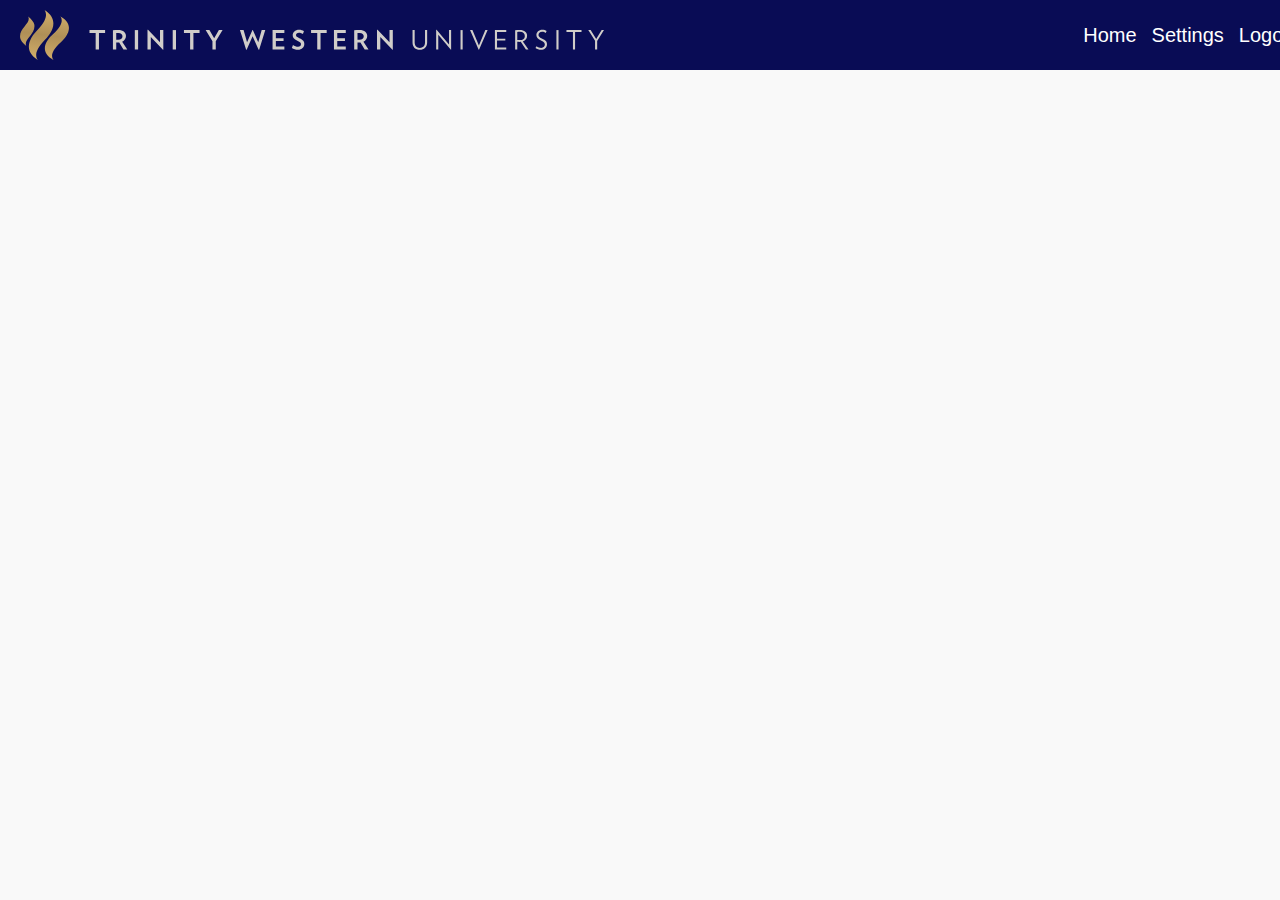
<file: campus-maps.html>
<!DOCTYPE html>
<html lang="en">
  <head>
    <meta charset="UTF-8" />
    <meta name="viewport" content="width=device-width, initial-scale=1.0" />
    <title>Map</title>
    <link rel="stylesheet" href="css/maps.css" />
  </head>
  <body>
    <nav class="top-navigation">
      <img src="img/twu_logo_full.svg" alt="University Logo" class="logo" />
      <div class="nav-right">
        <a href="home.html"> Home </a>
        <a href="#">Settings</a>
        <a href="#">Logout</a>
      </div>
    </nav>

    <iframe
      src="https://www.google.com/maps/embed?pb=!1m18!1m12!1m3!1d2610.1814784442295!2d-122.60255692314115!3d49.14017868083435!2m3!1f0!2f0!3f0!3m2!1i1024!2i768!4f13.1!3m3!1m2!1s0x5485d20ee2864b4b%3A0x7a9f08ad5bc6434c!2sTrinity%20Western%20University!5e0!3m2!1sen!2sca!4v1712632604316!5m2!1sen!2sca"
      width="600"
      height="450"
      style="border: 0"
      allowfullscreen=""
      loading="lazy"
      referrerpolicy="no-referrer-when-downgrade"
    ></iframe>
  </body>
</html>
</file>
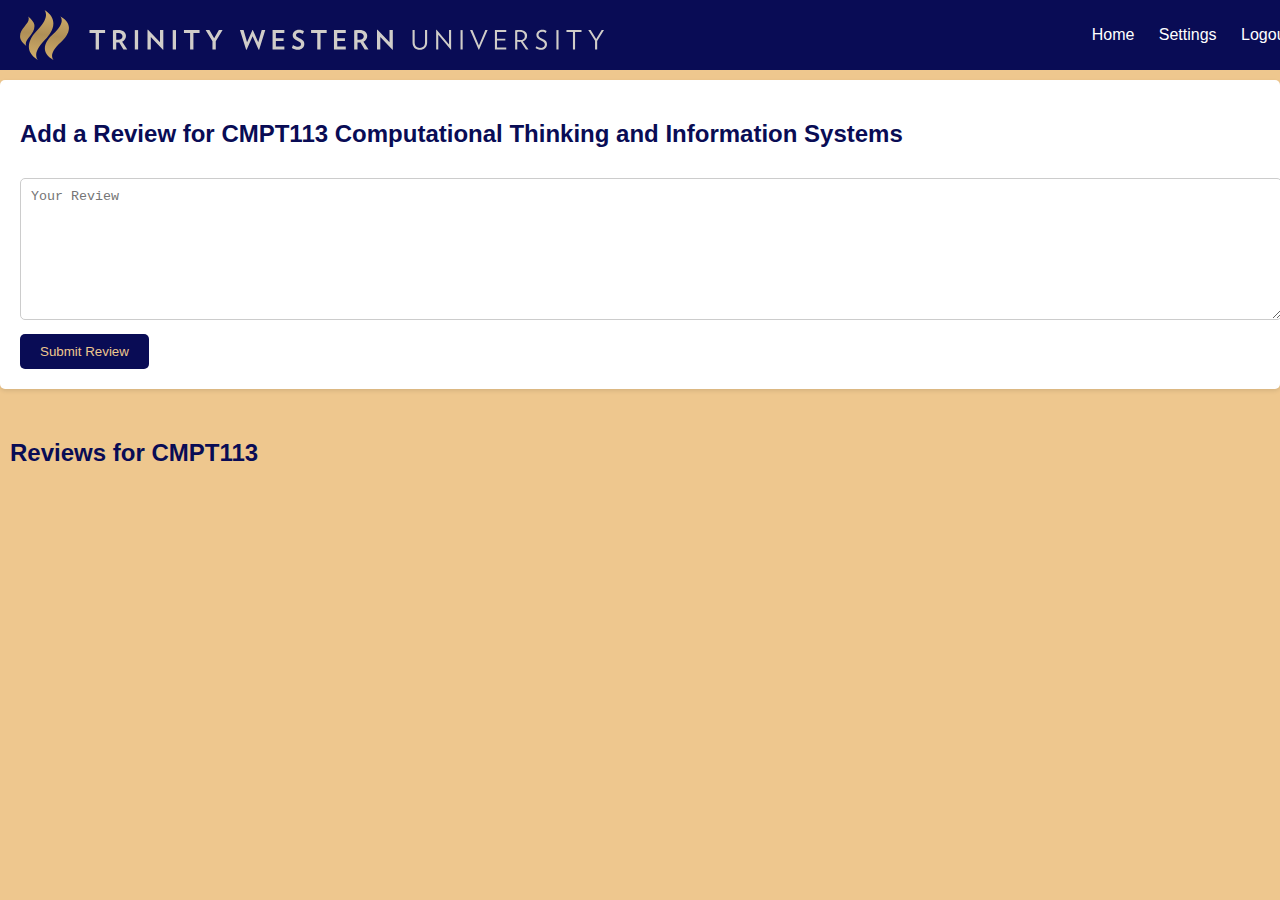
<file: CMPT113-course-page.html>
<!DOCTYPE html>
<html lang="en">
<head>
    <meta charset="UTF-8">
    <title>Course Reviews: CMPT113 Computational Thinking and Information Systems</title>
    <link rel="stylesheet" href="css/113-style.css">
</head>
  <body>
    <nav class="top-navigation">
      <img src="img/twu_logo_full.svg" alt="University Logo" class="logo" />
      <div class="nav-right">
        <a href="home.html"> Home </a>
        <a href="#">Settings</a>
        <a href="#">Logout</a>
      </div>
    </nav>
    <div id="reviewForm">
        <h2>Add a Review for CMPT113 Computational Thinking and Information Systems</h2>
        <textarea id="reviewText" placeholder="Your Review"></textarea>
        <button onclick="addReview()">Submit Review</button>
    </div>
    <div id="reviews">
        <h2>Reviews for CMPT113</h2>
    </div>
    <script src="js/113-script.js"></script>
</body>
</html>
</file>
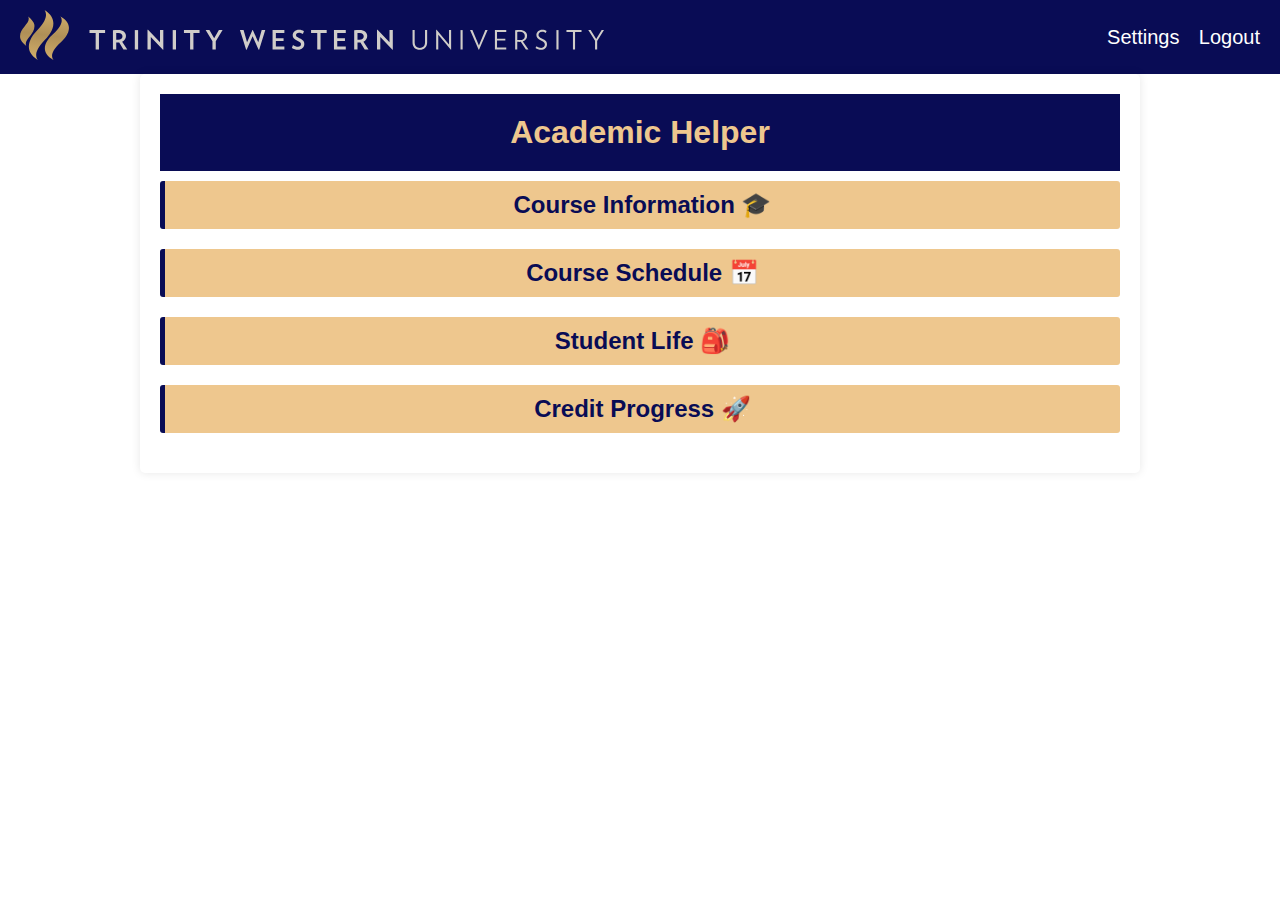
<file: home.html>
<!DOCTYPE html>
<html lang="en">
  <head>
    <meta charset="UTF-8" />
    <meta name="viewport" content="width=device-width, initial-scale=1.0" />
    <title>Course Listings</title>
    <link rel="stylesheet" href="css/homeStyle.css" />
  </head>
  <body>
    <nav class="top-navigation">
      <a href="home.html"
        ><img src="img/twu_logo_full.svg" alt="University Logo" class="logo"
      /></a>
      <div class="nav-right">
        <a href="#">Settings</a>
        <a href="#">Logout</a>
      </div>
    </nav>
    <div class="container">
      <header>
        <h1>Academic Helper</h1>
      </header>

      <div class="section">
        <h2
          class="section-title"
          onclick="toggleDropdown('course-info-dropdown')"
        >
          Course Information 🎓
        </h2>
        <div class="dropdown-content" id="course-info-dropdown">
          <ul>
            <li><a href="view-course-info.html">View Courses</a></li>
          </ul>
        </div>
      </div>

      <div class="section">
        <h2
          class="section-title"
          onclick="toggleDropdown('course-schedule-dropdown')"
        >
          Course Schedule 📅
        </h2>
        <div class="dropdown-content" id="course-schedule-dropdown">
          <ul>
            <li><a href="add-courses.html">Add Courses</a></li>
          </ul>
        </div>
      </div>

      <div class="section">
        <h2
          class="section-title"
          onclick="toggleDropdown('student-life-dropdown')"
        >
          Student Life 🎒
        </h2>
        <div class="dropdown-content" id="student-life-dropdown">
          <ul>
            <li><a href="housing-info.html">Housing Information</a></li>
            <li><a href="writing-centre.html">Writing Centre</a></li>
            <li><a href="campus-maps.html">Campus Maps</a></li>
          </ul>
        </div>
      </div>

      <div class="section">
        <h2
          class="section-title"
          onclick="toggleDropdown('credit-progress-dropdown')"
        >
          Credit Progress 🚀
        </h2>
        <div class="dropdown-content" id="credit-progress-dropdown">
          <ul>
            <li><a href="major-checklist.html"> Checklist </a></li>
          </ul>
        </div>
      </div>
    </div>

    <script src="js/script.js"></script>
  </body>
</html>
</file>
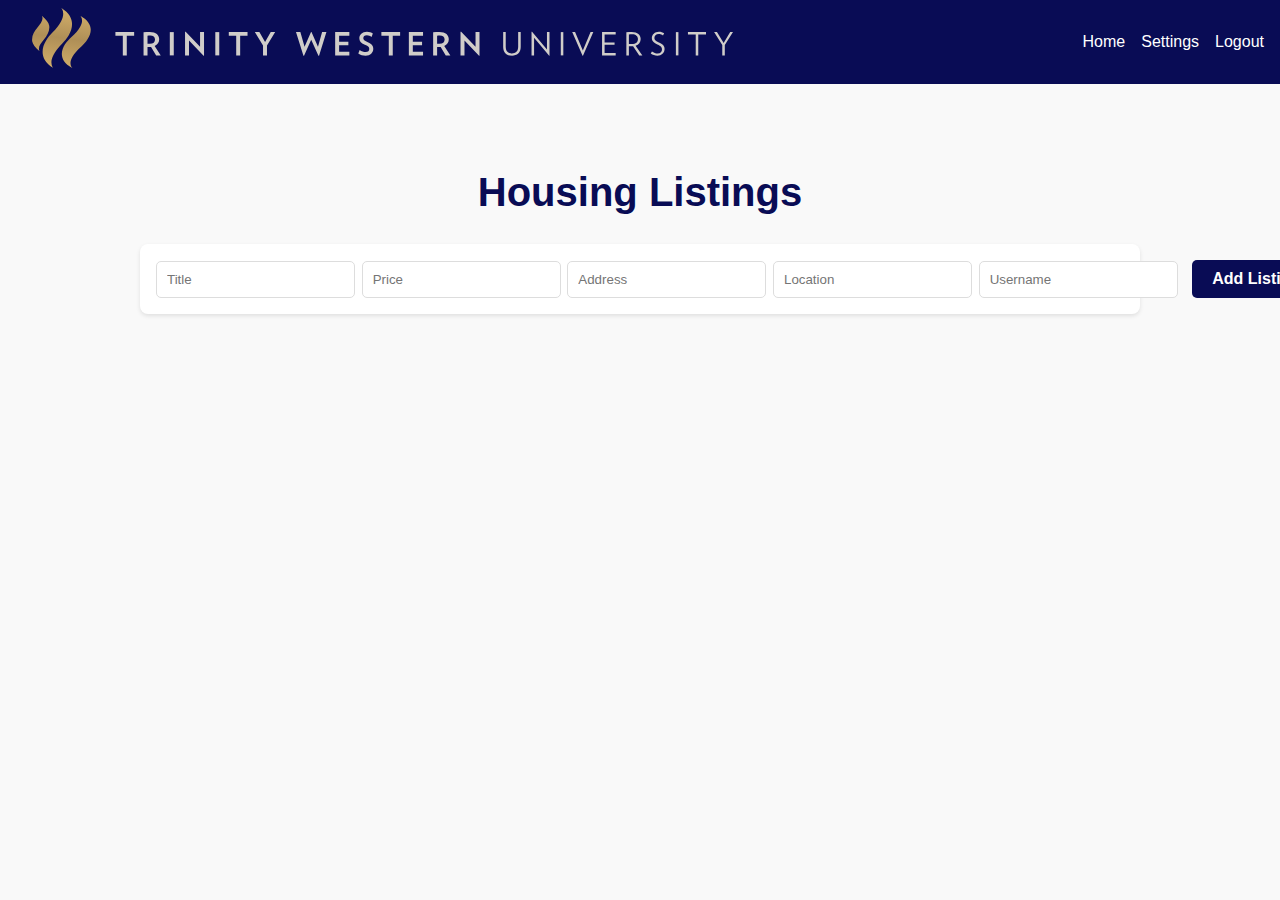
<file: housing-info.html>
<!DOCTYPE html>
<html lang="en">
  <head>
    <meta charset="UTF-8" />
    <title>Housing Listings</title>
    <link rel="stylesheet" href="css/housing.css" />
  </head>
  <body>
    <nav class="top-navigation">
      <a href="home.html"
        ><img src="img/twu_logo_full.svg" alt="University Logo" class="logo"
      /></a>
      <div class="nav-right">
        <a href="home.html"> Home </a>
        <a href="#">Settings</a>
        <a href="#">Logout</a>
      </div>
    </nav>
    <h1>Housing Listings</h1>
    <form id="listingForm" method="post" enctype="multipart/form-data">
      <input type="text" id="title" name="title" placeholder="Title" required />
      <input type="text" id="price" name="price" placeholder="Price" required />
      <input
        type="text"
        id="address"
        name="address"
        placeholder="Address"
        required
      />
      <input
        type="text"
        id="location"
        name="location"
        placeholder="Location"
        required
      />
      <input
        type="text"
        id="username"
        name="username"
        placeholder="Username"
        required
      />
      <button type="submit">Add Listing</button>
    </form>
    <div id="listingsContainer"></div>

    <script src="js/housing.js"></script>
  </body>
</html>
</file>
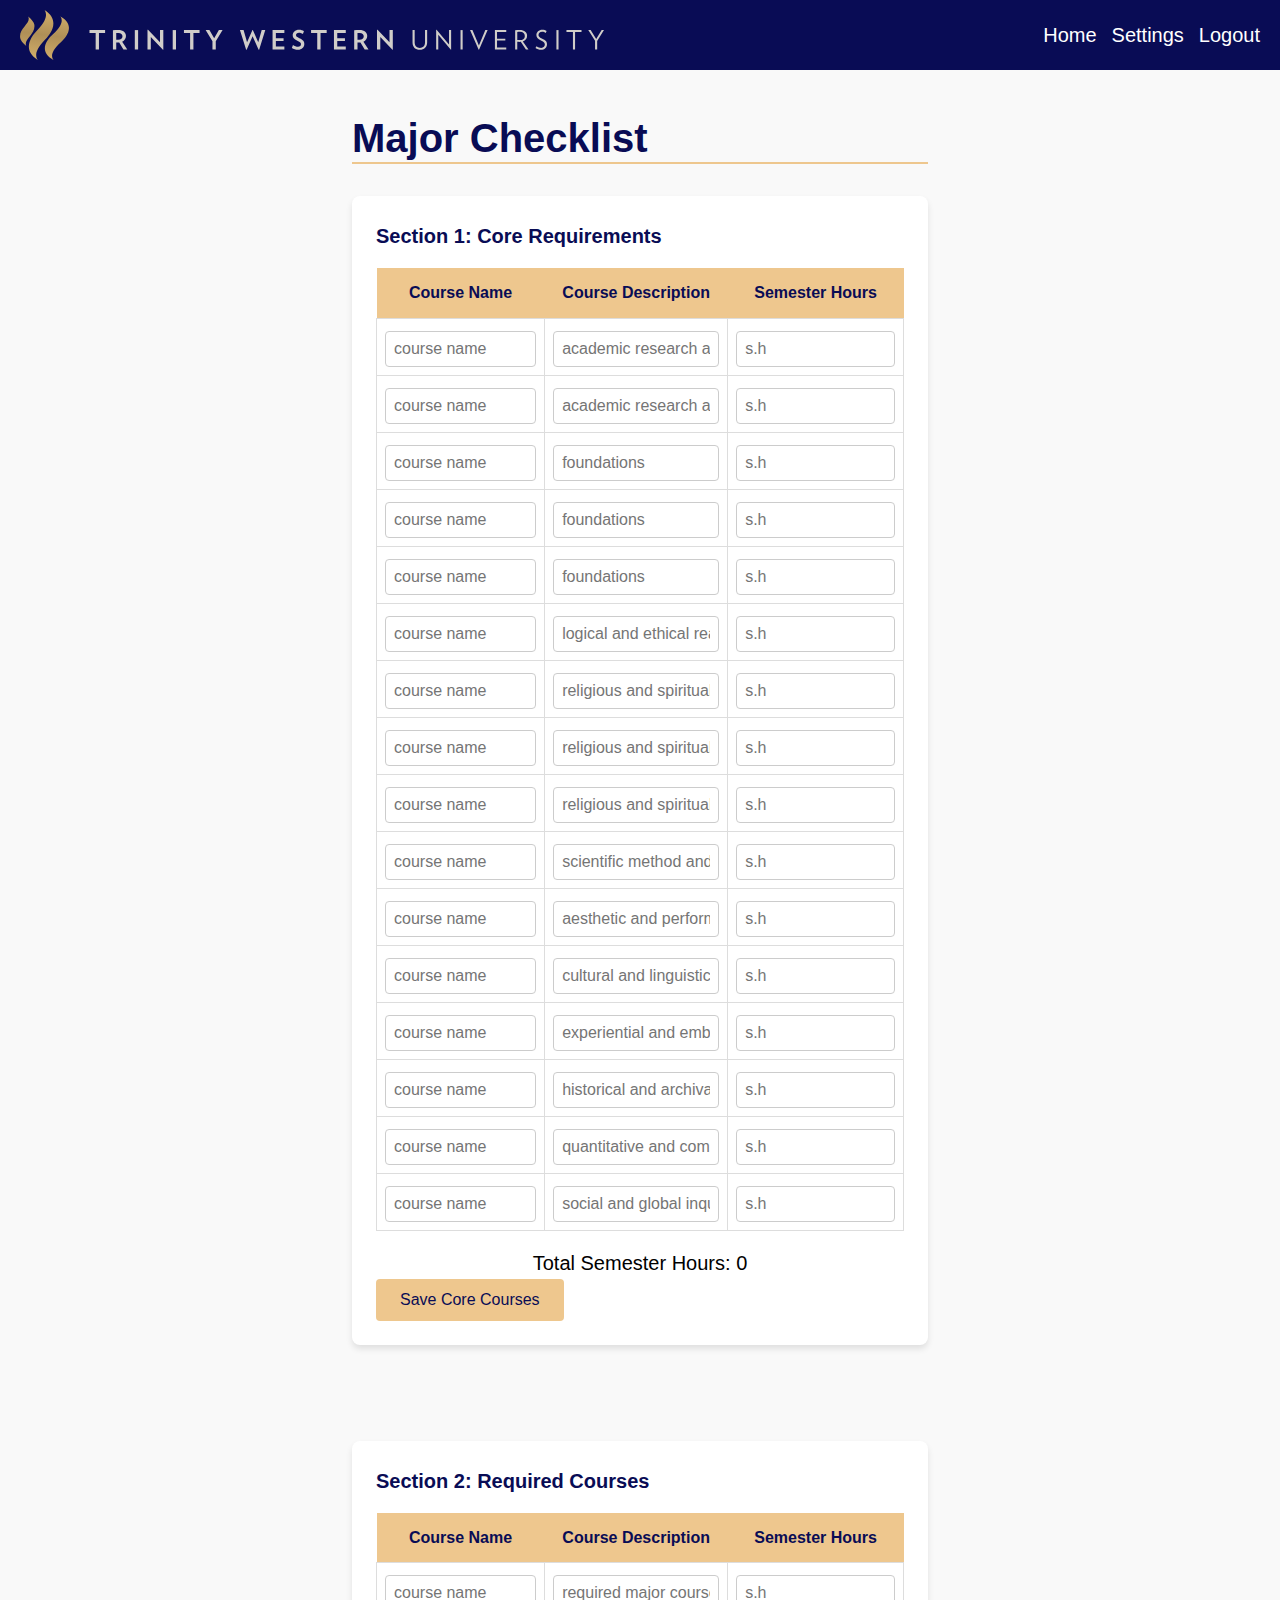
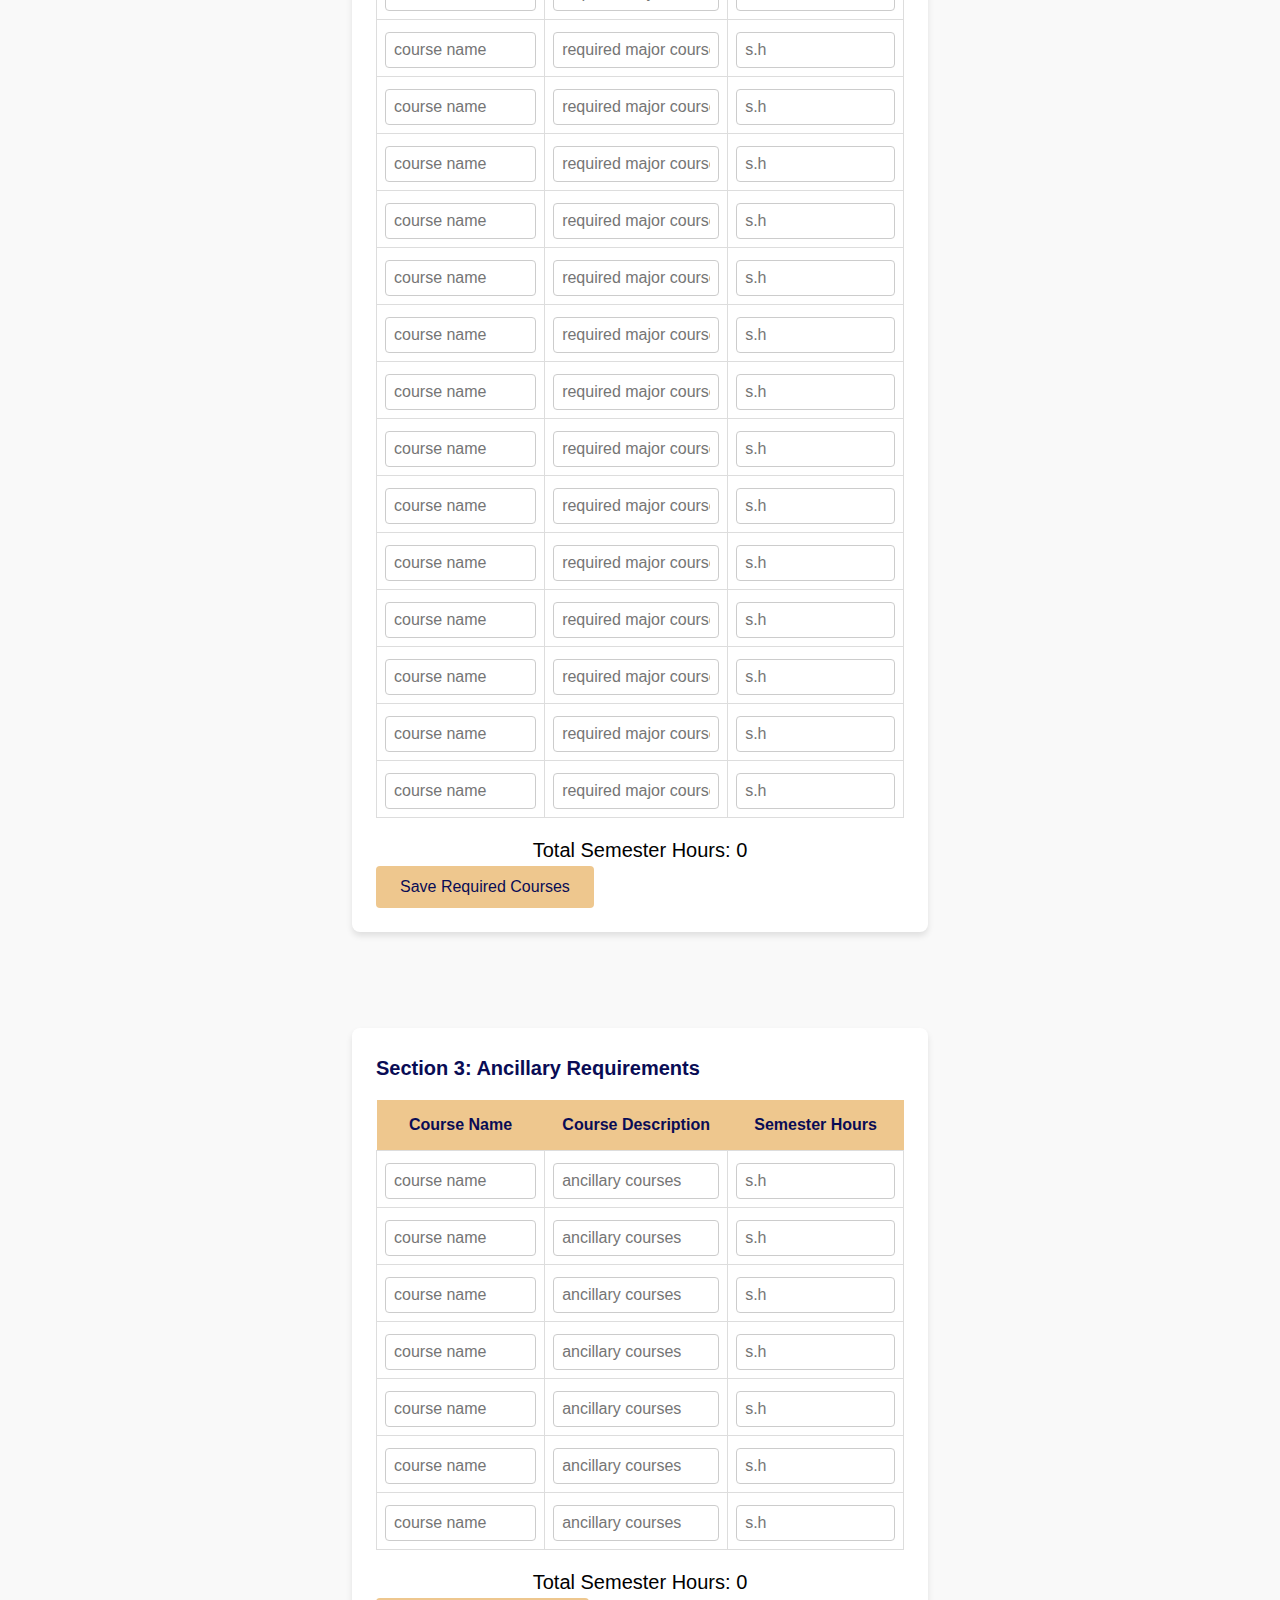
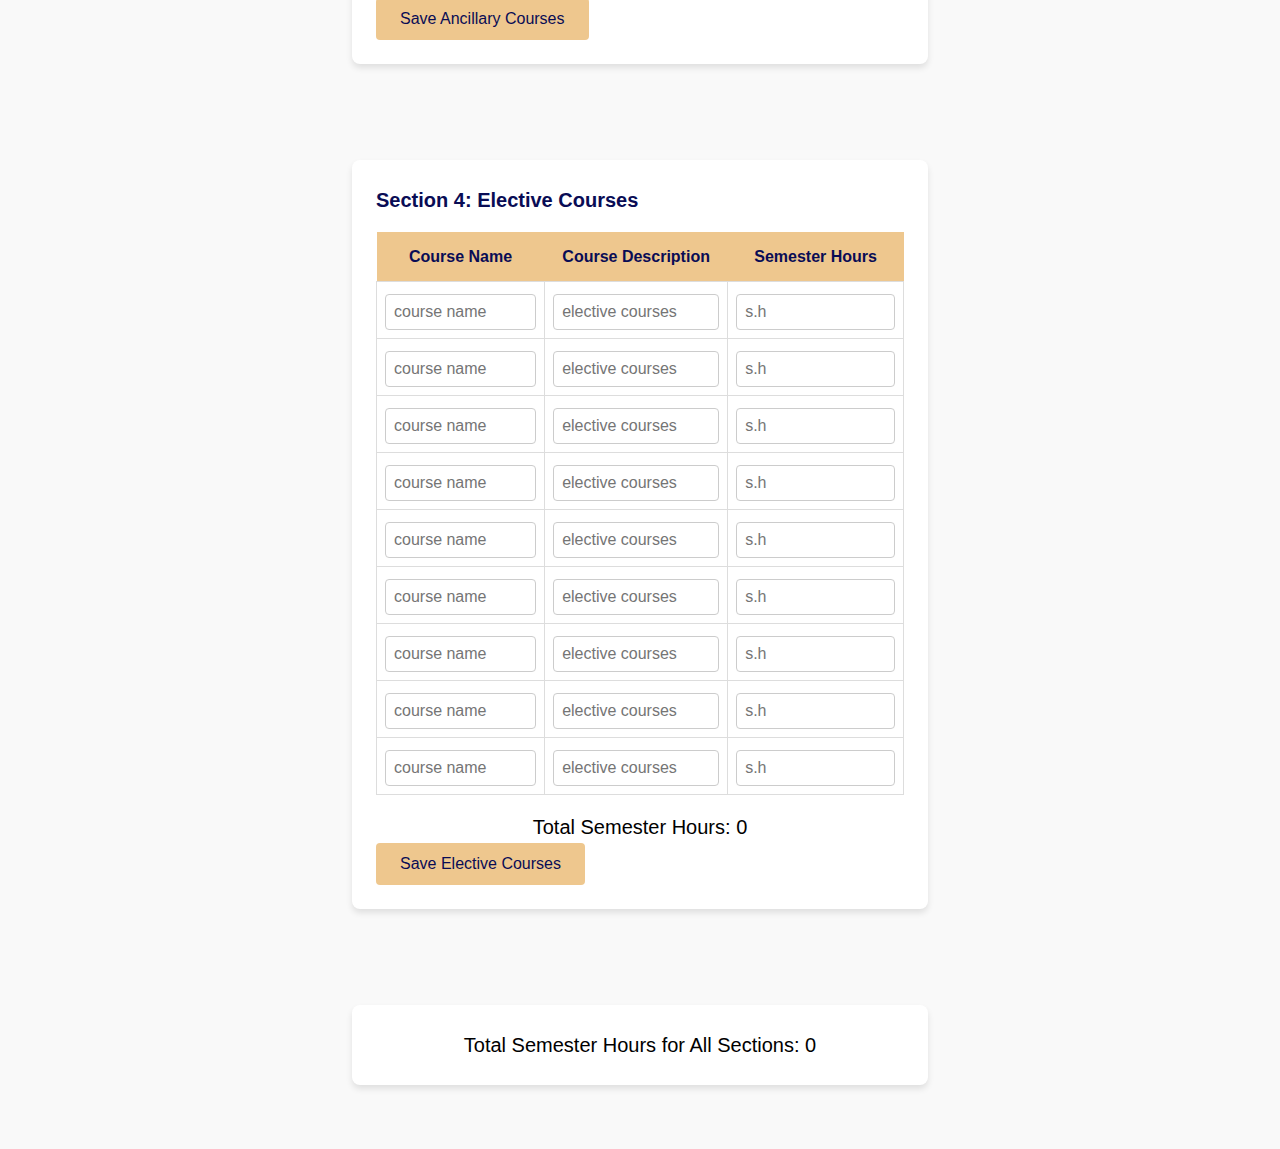
<file: major-checklist.html>
<!DOCTYPE html>
<html lang="en">
  <head>
    <meta charset="UTF-8" />
    <meta name="viewport" content="width=device-width, initial-scale=1.0" />
    <title>Course Listings</title>
    <link rel="stylesheet" href="css/major.css" />
  </head>
  <body>
    <nav class="top-navigation">
      <img src="img/twu_logo_full.svg" alt="University Logo" class="logo" />
      <div class="nav-right">
        <a href="home.html"> Home </a>
        <a href="#">Settings</a>
        <a href="#">Logout</a>
      </div>
    </nav>
    <div class="container">
      <h4 class="course-schedule-heading">Major Checklist</h4>
      <form id="core-form" onsubmit="saveSection('core'); return false;">
      <section>
        <h2>Section 1: Core Requirements</h2>
        <table id="core-requirements">
          <!-- Table headers -->
          <tr>
            <th>Course Name</th>
            <th>Course Description</th>
            <th>Semester Hours</th>
          </tr>
          <!-- Repeat this tr structure for each row as needed -->
          <tbody class="input-rows">
          <tr>
            <td>
              <input type="text" placeholder="course name" name="course_name[]" />
            </td>
            <td>
              <input
                type="text"
                placeholder="academic research and writing"
                name="course_description[]"
              />
            </td>
            <td>
              <input
                type="number"
                placeholder="s.h"
                name="semester_hours[]"
                class="semester-hours-input[]"
              />
            </td>
          </tr>
          <tr>
            <td>
              <input type="text" placeholder="course name" name="course_name[]" />
            </td>
            <td>
              <input
                type="text"
                placeholder="academic research and writing"
                name="course_description[]"
              />
            </td>
            <td>
              <input
                type="number"
                placeholder="s.h"
                name="semester_hours[]"
                class="semester-hours-input[]"
              />
            </td>
          </tr>
          <tr>
            <td>
              <input type="text" placeholder="course name" name="course_name[]" />
            </td>
            <td>
              <input
                type="text"
                placeholder="foundations"
                name="course_description[]"
              />
            </td>
            <td>
              <input
                type="number"
                placeholder="s.h"
                name="semester_hours[]"
                class="semester-hours-input[]"
              />
            </td>
          </tr>
          <tr>
            <td>
              <input type="text" placeholder="course name" name="course_name[]" />
            </td>
            <td>
              <input
                type="text"
                placeholder="foundations"
                name="course_description[]"
              />
            </td>
            <td>
              <input
                type="number"
                placeholder="s.h"
                name="semester_hours[]"
                class="semester-hours-input[]"
              />
            </td>
          </tr>
          <tr>
            <td>
              <input type="text" placeholder="course name" name="course_name[]" />
            </td>
            <td>
              <input
                type="text"
                placeholder="foundations"
                name="course_description[]"
              />
            </td>
            <td>
              <input
                type="number"
                placeholder="s.h"
                name="semester_hours[]"
                class="semester-hours-input[]"
              />
            </td>
          </tr>
          <tr>
            <td>
              <input type="text" placeholder="course name" name="course_name[]" />
            </td>
            <td>
              <input
                type="text"
                placeholder="logical and ethical reasoning"
                name="course_description[]"
              />
            </td>
            <td>
              <input
                type="number"
                placeholder="s.h"
                name="semester_hours[]"
                class="semester-hours-input[]"
              />
            </td>
          </tr>
          <tr>
            <td>
              <input type="text" placeholder="course name" name="course_name[]" />
            </td>
            <td>
              <input
                type="text"
                placeholder="religious and spiritual thought"
                name="course_description[]"
              />
            </td>
            <td>
              <input
                type="number"
                placeholder="s.h"
                name="semester_hours[]"
                class="semester-hours-input[]"
              />
            </td>
          </tr>
          <tr>
            <td>
              <input type="text" placeholder="course name" name="course_name[]" />
            </td>
            <td>
              <input
                type="text"
                placeholder="religious and spiritual thought"
                name="course_description[]"
              />
            </td>
            <td>
              <input
                type="number"
                placeholder="s.h"
                name="semester_hours[]"
                class="semester-hours-input[]"
              />
            </td>
          </tr>
          <tr>
            <td>
              <input type="text" placeholder="course name" name="course_name[]" />
            </td>
            <td>
              <input
                type="text"
                placeholder="religious and spiritual thought"
                name="course_description[]"
              />
            </td>
            <td>
              <input
                type="number"
                placeholder="s.h"
                name="semester_hours[]"
                class="semester-hours-input[]"
              />
            </td>
          </tr>
          <tr>
            <td>
              <input type="text" placeholder="course name" name="course_name[]" />
            </td>
            <td>
              <input
                type="text"
                placeholder="scientific method and lab research"
                name="course_description[]"
              />
            </td>
            <td>
              <input
                type="number"
                placeholder="s.h"
                name="semester_hours[]"
                class="semester-hours-input[]"
              />
            </td>
          </tr>
          <tr>
            <td>
              <input type="text" placeholder="course name" name="course_name[]" />
            </td>
            <td>
              <input
                type="text"
                placeholder="aesthetic and performance inquiry"
                name="course_description[]"
              />
            </td>
            <td>
              <input
                type="number"
                placeholder="s.h"
                name="semester_hours[]"
                class="semester-hours-input[]"
              />
            </td>
          </tr>
          <tr>
            <td>
              <input type="text" placeholder="course name" name="course_name[]" />
            </td>
            <td>
              <input
                type="text"
                placeholder="cultural and linguistic inquiry"
                name="course_description[]"
              />
            </td>
            <td>
              <input
                type="number"
                placeholder="s.h"
                name="semester_hours[]"
                class="semester-hours-input[]"
              />
            </td>
          </tr>
          <tr>
            <td>
              <input type="text" placeholder="course name" name="course_name[]" />
            </td>
            <td>
              <input
                type="text"
                placeholder="experiential and embodied inquiry"
                name="course_description[]"
              />
            </td>
            <td>
              <input
                type="number"
                placeholder="s.h"
                name="semester_hours[]"
                class="semester-hours-input[]"
              />
            </td>
          </tr>
          <tr>
            <td>
              <input type="text" placeholder="course name" name="course_name[]" />
            </td>
            <td>
              <input
                type="text"
                placeholder="historical and archival inquiry"
                name="course_description[]"
              />
            </td>
            <td>
              <input
                type="number"
                placeholder="s.h"
                name="semester_hours[]"
                class="semester-hours-input[]"
              />
            </td>
          </tr>
          <tr>
            <td>
              <input type="text" placeholder="course name" name="course_name[]" />
            </td>
            <td>
              <input
                type="text"
                placeholder="quantitative and computational inquiry"
                name="course_description[]"
              />
            </td>
            <td>
              <input
                type="number"
                placeholder="s.h"
                name="semester_hours[]"
                class="semester-hours-input[]"
              />
            </td>
          </tr>
          <tr>
            <td>
              <input type="text" placeholder="course name" name="course_name[]" />
            </td>
            <td>
              <input
                type="text"
                placeholder="social and global inquiry"
                name="course_description[]"
              />
            </td>
            <td>
              <input
                type="number"
                placeholder="s.h"
                name="semester_hours[]"
                class="semester-hours-input[]"
              />
            </td>
            </tr>
          </tbody>
        </table>
        <input type="hidden" name="section" value="core" />
        <p>Total Semester Hours: <span id="core-total-hours">0</span></p>
        <button type="submit" class="save-button">Save Core Courses</button>
      </section>
      </form>
    </div>
    <div class="container">
        <form id="required-form" onsubmit="saveSection('required'); return false;">
      <section>
        <h2>Section 2: Required Courses</h2>
        <table id="required-requirements">
          <!-- Table headers -->
          <tr>
            <th>Course Name</th>
            <th>Course Description</th>
            <th>Semester Hours</th>
          </tr>
          <!-- Repeat this tr structure for each row as needed -->
          <tbody class="input-rows">
          <tr>
            <td>
              <input type="text" placeholder="course name" name="course_name[]" />
            </td>
            <td>
              <input
                type="text"
                placeholder="required major courses"
                name="course_description[]"
              />
            </td>
            <td>
              <input
                type="number"
                placeholder="s.h"
                name="semester_hours[]"
                class="semester-hours-input[]"
              />
            </td>
          </tr>
          <tr>
            <td>
              <input type="text" placeholder="course name" name="course_name[]" />
            </td>
            <td>
              <input
                type="text"
                placeholder="required major courses"
                name="course_description[]"
              />
            </td>
            <td>
              <input
                type="number"
                placeholder="s.h"
                name="semester_hours[]"
                class="semester-hours-input[]"
              />
            </td>
          </tr>
          <tr>
            <td>
              <input type="text" placeholder="course name" name="course_name[]" />
            </td>
            <td>
              <input
                type="text"
                placeholder="required major courses"
                name="course_description[]"
              />
            </td>
            <td>
              <input
                type="number"
                placeholder="s.h"
                name="semester_hours[]"
                class="semester-hours-input[]"
              />
            </td>
          </tr>
          <tr>
            <td>
              <input type="text" placeholder="course name" name="course_name[]" />
            </td>
            <td>
              <input
                type="text"
                placeholder="required major courses"
                name="course_description[]"
              />
            </td>
            <td>
              <input
                type="number"
                placeholder="s.h"
                name="semester_hours[]"
                class="semester-hours-input[]"
              />
            </td>
          </tr>
          <tr>
            <td>
              <input type="text" placeholder="course name" name="course_name[]" />
            </td>
            <td>
              <input
                type="text"
                placeholder="required major courses"
                name="course_description[]"
              />
            </td>
            <td>
              <input
                type="number"
                placeholder="s.h"
                name="semester_hours[]"
                class="semester-hours-input[]"
              />
            </td>
          </tr>
          <tr>
            <td>
              <input type="text" placeholder="course name" name="course_name[]" />
            </td>
            <td>
              <input
                type="text"
                placeholder="required major courses"
                name="course_description[]"
              />
            </td>
            <td>
              <input
                type="number"
                placeholder="s.h"
                name="semester_hours[]"
                class="semester-hours-input[]"
              />
            </td>
          </tr>
          <tr>
            <td>
              <input type="text" placeholder="course name" name="course_name[]" />
            </td>
            <td>
              <input
                type="text"
                placeholder="required major courses"
                name="course_description[]"
              />
            </td>
            <td>
              <input
                type="number"
                placeholder="s.h"
                name="semester_hours[]"
                class="semester-hours-input[]"
              />
            </td>
          </tr>
          <tr>
            <td>
              <input type="text" placeholder="course name" name="course_name[]" />
            </td>
            <td>
              <input
                type="text"
                placeholder="required major courses"
                name="course_description[]"
              />
            </td>
            <td>
              <input
                type="number"
                placeholder="s.h"
                name="semester_hours[]"
                class="semester-hours-input[]"
              />
            </td>
          </tr>
          <tr>
            <td>
              <input type="text" placeholder="course name" name="course_name[]" />
            </td>
            <td>
              <input
                type="text"
                placeholder="required major courses"
                name="course_description[]"
              />
            </td>
            <td>
              <input
                type="number"
                placeholder="s.h"
                name="semester_hours[]"
                class="semester-hours-input[]"
              />
            </td>
          </tr>
          <tr>
            <td>
              <input type="text" placeholder="course name" name="course_name[]" />
            </td>
            <td>
              <input
                type="text"
                placeholder="required major courses"
                name="course_description[]"
              />
            </td>
            <td>
              <input
                type="number"
                placeholder="s.h"
                name="semester_hours[]"
                class="semester-hours-input[]"
              />
            </td>
          </tr>
          <tr>
            <td>
              <input type="text" placeholder="course name" name="course_name[]" />
            </td>
            <td>
              <input
                type="text"
                placeholder="required major courses"
                name="course_description[]"
              />
            </td>
            <td>
              <input
                type="number"
                placeholder="s.h"
                name="semester_hours[]"
                class="semester-hours-input[]"
              />
            </td>
          </tr>
          <tr>
            <td>
              <input type="text" placeholder="course name" name="course_name[]" />
            </td>
            <td>
              <input
                type="text"
                placeholder="required major courses"
                name="course_description[]"
              />
            </td>
            <td>
              <input
                type="number"
                placeholder="s.h"
                name="semester_hours[]"
                class="semester-hours-input[]"
              />
            </td>
          </tr>
          <tr>
            <td>
              <input type="text" placeholder="course name" name="course_name[]" />
            </td>
            <td>
              <input
                type="text"
                placeholder="required major courses"
                name="course_description[]"
              />
            </td>
            <td>
              <input
                type="number"
                placeholder="s.h"
                name="semester_hours[]"
                class="semester-hours-input[]"
              />
            </td>
          </tr>
          <tr>
            <td>
              <input type="text" placeholder="course name" name="course_name[]" />
            </td>
            <td>
              <input
                type="text"
                placeholder="required major courses"
                name="course_description[]"
              />
            </td>
            <td>
              <input
                type="number"
                placeholder="s.h"
                class="semester-hours-input[]"
              />
            </td>
          </tr>
          <tr>
            <td>
              <input type="text" placeholder="course name" name="course_name[]" />
            </td>
            <td>
              <input
                type="text"
                placeholder="required major courses"
                name="course_description[]"
              />
            </td>
            <td>
              <input
                type="number"
                placeholder="s.h"
                name="semester_hours[]"
                class="semester-hours-input[]"
              />
            </td>
          </tr>
          <!-- ... additional rows ... -->
          </tbody>
        </table>
        <input type="hidden" name="section" value="required" />
        <p>Total Semester Hours: <span id="required-total-hours">0</span></p>
        <button type="submit" class="save-button">Save Required Courses</button>
      </section>
    </form>
    </div>
    <div class="container">
    <form id="ancillary-form" onsubmit="saveSection('ancillary'); return false;">
      <section>
        <h2>Section 3: Ancillary Requirements</h2>
        <table id="ancillary-requirements">
          <!-- Table headers -->
          <tr>
            <th>Course Name</th>
            <th>Course Description</th>
            <th>Semester Hours</th>
          </tr>
          <!-- Repeat this tr structure for each row as needed -->
          <tbody class="input-rows">
          <tr>
            <td>
              <input type="text" placeholder="course name" name="course_name[]" />
            </td>
            <td>
              <input
                type="text"
                placeholder="ancillary courses"
                name="course_description[]"
              />
            </td>
            <td>
              <input
                type="number"
                placeholder="s.h"
                name="semester_hours[]"
                class="semester-hours-input[]"
              />
            </td>
          </tr>
          <tr>
            <td>
              <input type="text" placeholder="course name" name="course_name[]" />
            </td>
            <td>
              <input
                type="text"
                placeholder="ancillary courses"
                name="course_description[]"
              />
            </td>
            <td>
              <input
                type="number"
                placeholder="s.h"
                name="semester_hours[]"
                class="semester-hours-input[]"
              />
            </td>
          </tr>
          <tr>
            <td>
              <input type="text" placeholder="course name" name="course_name[]" />
            </td>
            <td>
              <input
                type="text"
                placeholder="ancillary courses"
                name="course_description[]"
              />
            </td>
            <td>
              <input
                type="number"
                placeholder="s.h"
                name="semester_hours[]"
                class="semester-hours-input[]"
              />
            </td>
          </tr>
          <tr>
            <td>
              <input type="text" placeholder="course name" name="course_name[]" />
            </td>
            <td>
              <input
                type="text"
                placeholder="ancillary courses"
                name="course_description[]"
              />
            </td>
            <td>
              <input
                type="number"
                placeholder="s.h"
                name="semester_hours[]"
                class="semester-hours-input[]"
              />
            </td>
          </tr>
          <tr>
            <td>
              <input type="text" placeholder="course name" name="course_name[]" />
            </td>
            <td>
              <input
                type="text"
                placeholder="ancillary courses"
                name="course_description[]"
              />
            </td>
            <td>
              <input
                type="number"
                placeholder="s.h"
                name="semester_hours[]"
                class="semester-hours-input[]"
              />
            </td>
          </tr>
          <tr>
            <td>
              <input type="text" placeholder="course name" name="course_name[]" />
            </td>
            <td>
              <input
                type="text"
                placeholder="ancillary courses"
                name="course_description[]"
              />
            </td>
            <td>
              <input
                type="number"
                placeholder="s.h"
                name="semester_hours[]"
                class="semester-hours-input[]"
              />
            </td>
          </tr>
          <tr>
            <td>
              <input type="text" placeholder="course name" name="course_name[]" />
            </td>
            <td>
              <input
                type="text"
                placeholder="ancillary courses"
                name="course_description[]"
              />
            </td>
            <td>
              <input
                type="number"
                placeholder="s.h"
                name="semester_hours[]"
                class="semester-hours-input[]"
              />
            </td>
          </tr>
          </tbody>
          <!-- ... additional rows ... -->
        </table>
        <input type="hidden" name="section" value="ancillary" />
        <p>Total Semester Hours: <span id="ancilliary-total-hours">0</span></p>
        <button type="submit" class="save-button">Save Ancillary Courses</button>
      </section>
     </form>
    </div>
    <div class="container">
    <form id="elective-form" onsubmit="saveSection('elective'); return false;">
      <section>
        <h2>Section 4: Elective Courses</h2>
        <table id="elective-requirements">
          <!-- Table headers -->
          <tr>
            <th>Course Name</th>
            <th>Course Description</th>
            <th>Semester Hours</th>
          </tr>
          <!-- Repeat this tr structure for each row as needed -->
          <tbody class="input-rows">
          <tr>
            <td>
              <input type="text" placeholder="course name" name="course_name[]" />
            </td>
            <td>
              <input
                type="text"
                placeholder="elective courses"
                name="course_description[]"
              />
            </td>
            <td>
              <input
                type="number"
                placeholder="s.h"
                name="semester_hours[]"
                class="semester-hours-input[]"
              />
            </td>
          </tr>
          <tr>
            <td>
              <input type="text" placeholder="course name" name="course_name[]" />
            </td>
            <td>
              <input
                type="text"
                placeholder="elective courses"
                name="course_description[]"
              />
            </td>
            <td>
              <input
                type="number"
                placeholder="s.h"
                name="semester_hours[]"
                class="semester-hours-input[]"
              />
            </td>
          </tr>
          <tr>
            <td>
              <input type="text" placeholder="course name" name="course_name[]" />
            </td>
            <td>
              <input
                type="text"
                placeholder="elective courses"
                name="course_description[]"
              />
            </td>
            <td>
              <input
                type="number"
                placeholder="s.h"
                name="semester_hours[]"
                class="semester-hours-input[]"
              />
            </td>
          </tr>
          <tr>
            <td>
              <input type="text" placeholder="course name" name="course_name[]" />
            </td>
            <td>
              <input
                type="text"
                placeholder="elective courses"
                name="course_description[]"
              />
            </td>
            <td>
              <input
                type="number"
                placeholder="s.h"
                name="semester_hours[]"
                class="semester-hours-input[]"
              />
            </td>
          </tr>
          <tr>
            <td>
              <input type="text" placeholder="course name" name="course_name[]" />
            </td>
            <td>
              <input
                type="text"
                placeholder="elective courses"
                name="course_description[]"
              />
            </td>
            <td>
              <input
                type="number"
                placeholder="s.h"
                name="semester_hours[]"
                class="semester-hours-input[]"
              />
            </td>
          </tr>
          <tr>
            <td>
              <input type="text" placeholder="course name" name="course_name[]" />
            </td>
            <td>
              <input
                type="text"
                placeholder="elective courses"
                name="course_description[]"
              />
            </td>
            <td>
              <input
                type="number"
                placeholder="s.h"
                name="semester_hours[]"
                class="semester-hours-input[]"
              />
            </td>
          </tr>
          <tr>
            <td>
              <input type="text" placeholder="course name" name="course_name[]" />
            </td>
            <td>
              <input
                type="text"
                placeholder="elective courses"
                name="course_description[]"
              />
            </td>
            <td>
              <input
                type="number"
                placeholder="s.h"
                name="semester_hours[]"
                class="semester-hours-input[]"
              />
            </td>
          </tr>
          <tr>
            <td>
              <input type="text" placeholder="course name" name="course_name[]" />
            </td>
            <td>
              <input
                type="text"
                placeholder="elective courses"
                name="course_description[]"
              />
            </td>
            <td>
              <input
                type="number"
                placeholder="s.h"
                name="semester_hours[]"
                class="semester-hours-input[]"
              />
            </td>
          </tr>
          <tr>
            <td>
              <input type="text" placeholder="course name" name="course_name[]" />
            </td>
            <td>
              <input
                type="text"
                placeholder="elective courses"
                name="course_description[]"
              />
            </td>
            <td>
              <input
                type="number"
                placeholder="s.h"
                name="semester_hours[]"
                class="semester-hours-input[]"
              />
            </td>
          </tr>
          </tbody>
        </table>
        <input type="hidden" name="section" value="elective" />
        <p>Total Semester Hours: <span id="elective-total-hours">0</span></p>
        <button type="submit" class="save-button">Save Elective Courses</button>
      </section>
      </form>
    </div>

    <div class="container">
      <section>
        <p>
          Total Semester Hours for All Sections:
          <span id="all-sections-total-hours">0</span>
        </p>
      </section>
    </div>

    <script src="js/checklist.js"></script>
  </body>
</html>
</file>
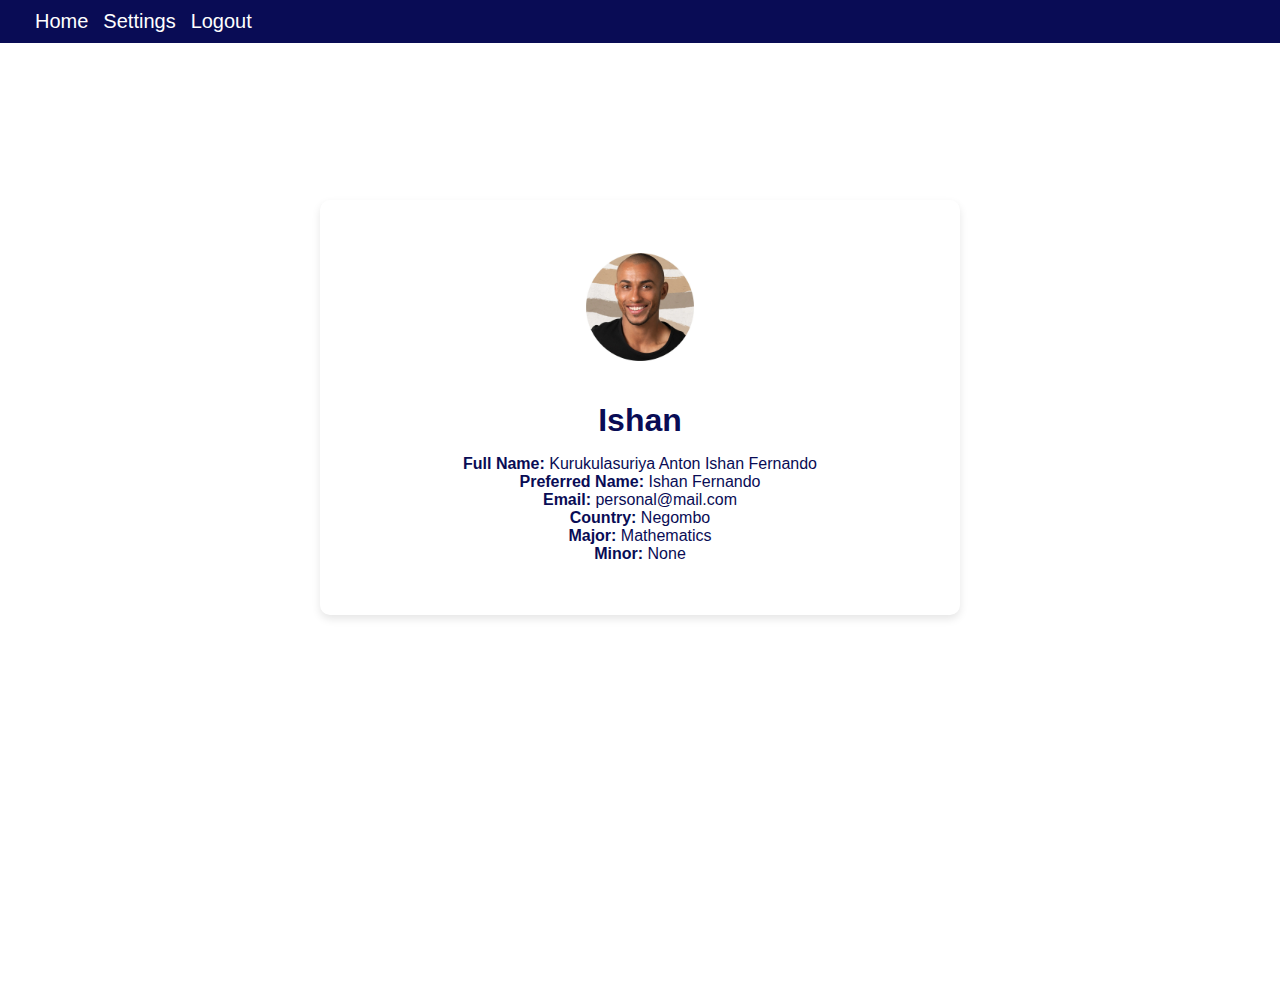
<file: profile.html>
<!DOCTYPE html>
<html lang="en">
  <head>
    <meta charset="UTF-8" />
    <meta name="viewport" content="width=device-width, initial-scale=1.0" />
    <title>Course Listings</title>
    <link rel="stylesheet" href="css/profile.css" />
  </head>
  <body>
    <nav class="top-navigation">
      <div class="nav-right">
        <a href="home.html"> Home </a>
        <a href="#">Settings</a>
        <a href="#">Logout</a>
      </div>
    </nav>

    <div class="container">
      <div class="profile">
        <img src="img/profilepic.webp" alt="Ishan" class="profile-picture" />
        <div class="student-info">
          <h1>Ishan</h1>
          <p><strong>Full Name:</strong> Kurukulasuriya Anton Ishan Fernando</p>
          <p><strong>Preferred Name:</strong> Ishan Fernando</p>
          <p><strong>Email:</strong> personal@mail.com</p>
          <p><strong>Country:</strong> Negombo</p>
          <p><strong>Major:</strong> Mathematics</p>
          <p><strong>Minor:</strong> None</p>
        </div>
        <div class="social-links"></div>
      </div>
    </div>
  </body>
</html>
</file>
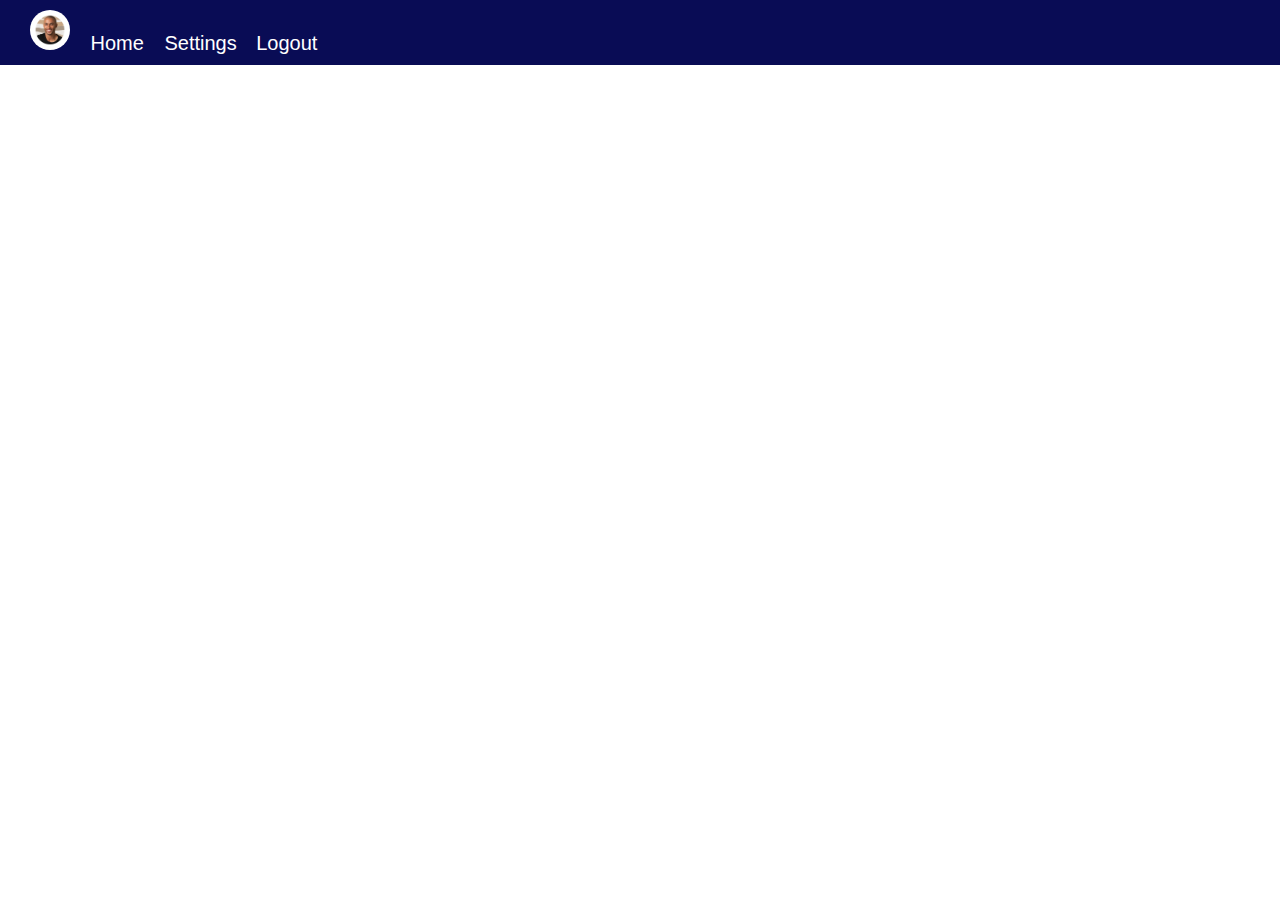
<file: submit-rating.html>
<!DOCTYPE html>
<html lang="en">
  <head>
    <meta charset="UTF-8" />
    <meta name="viewport" content="width=device-width, initial-scale=1.0" />
    <title>Course Listings</title>
    <link rel="stylesheet" href="css/homeStyle.css" />
  </head>
  <body>
    <nav class="top-navigation">
      <div class="nav-right">
        <img
          src="img/profilepic.webp"
          alt="Profile Picture"
          class="profile-picture"
        /><a href="home.html"> Home </a>
        <a href="#">Settings</a>
        <a href="#">Logout</a>
      </div>
    </nav>
  </body>
</html>
</file>
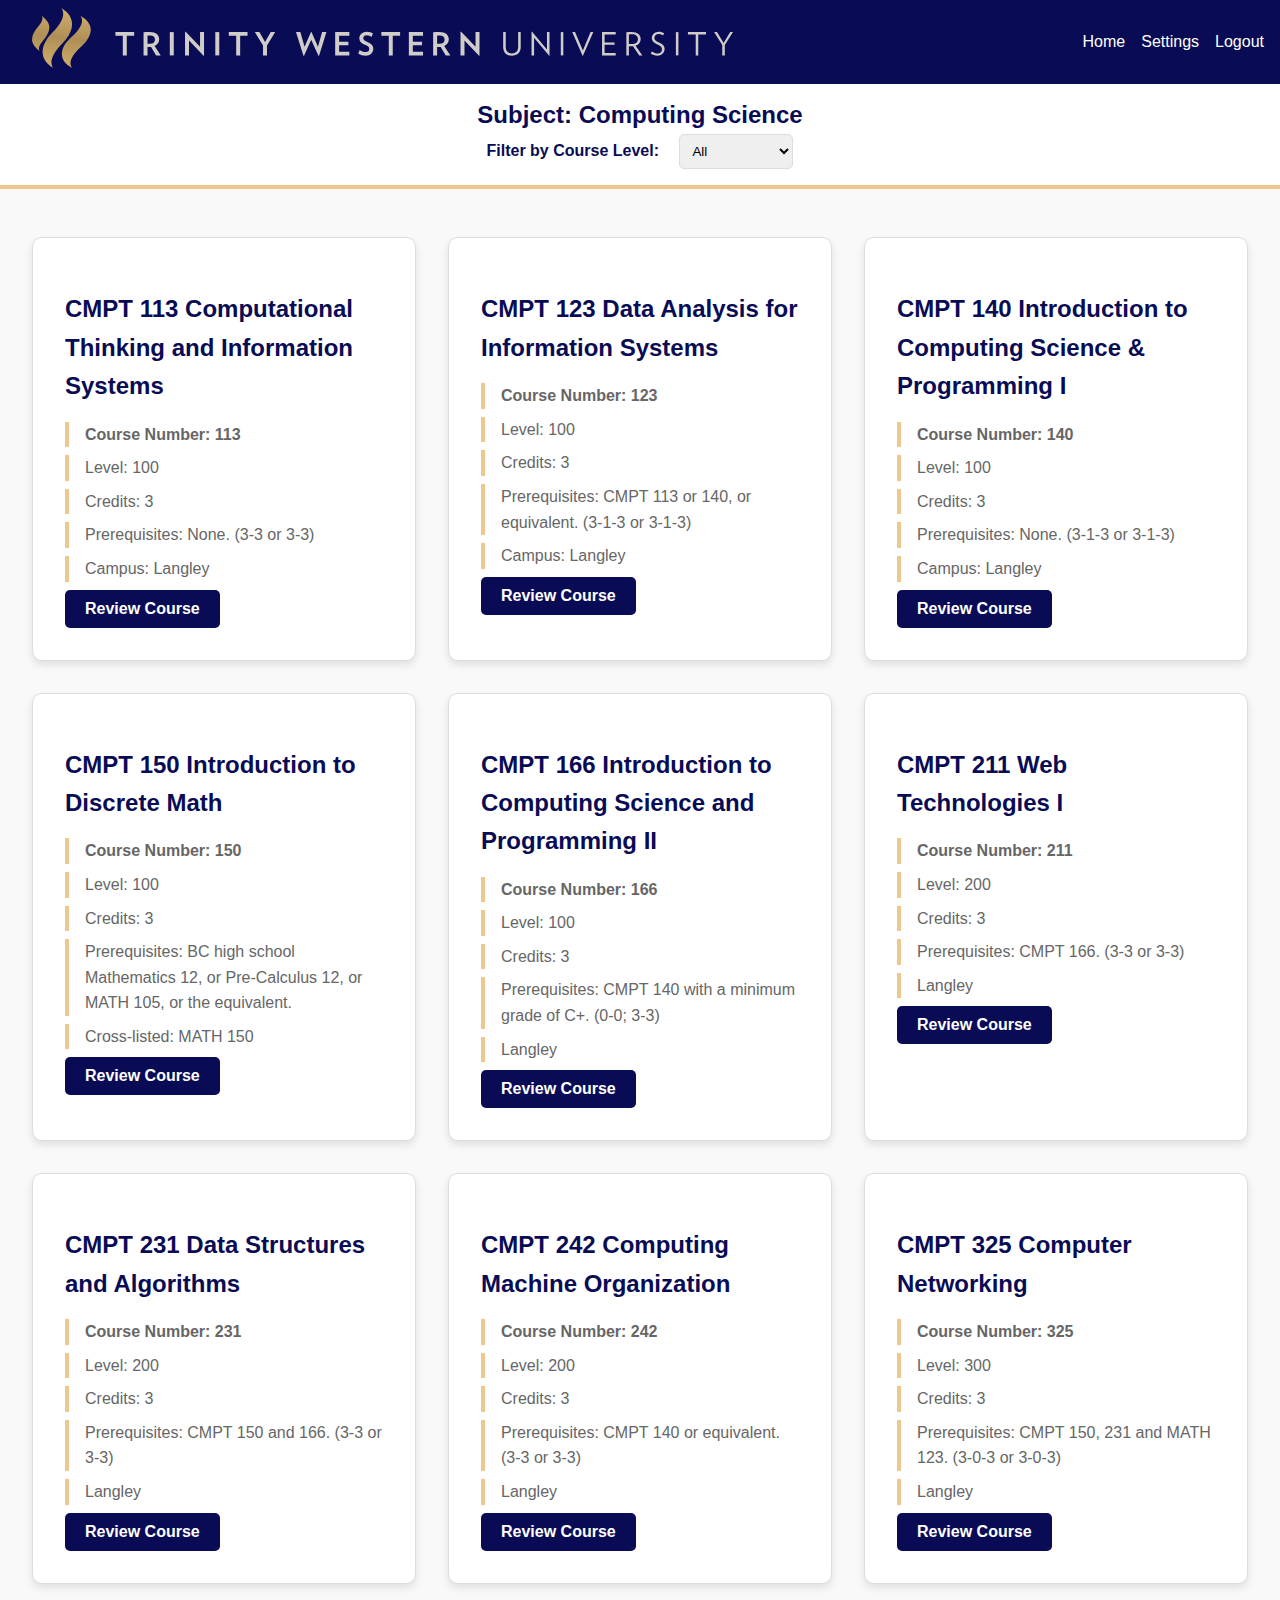
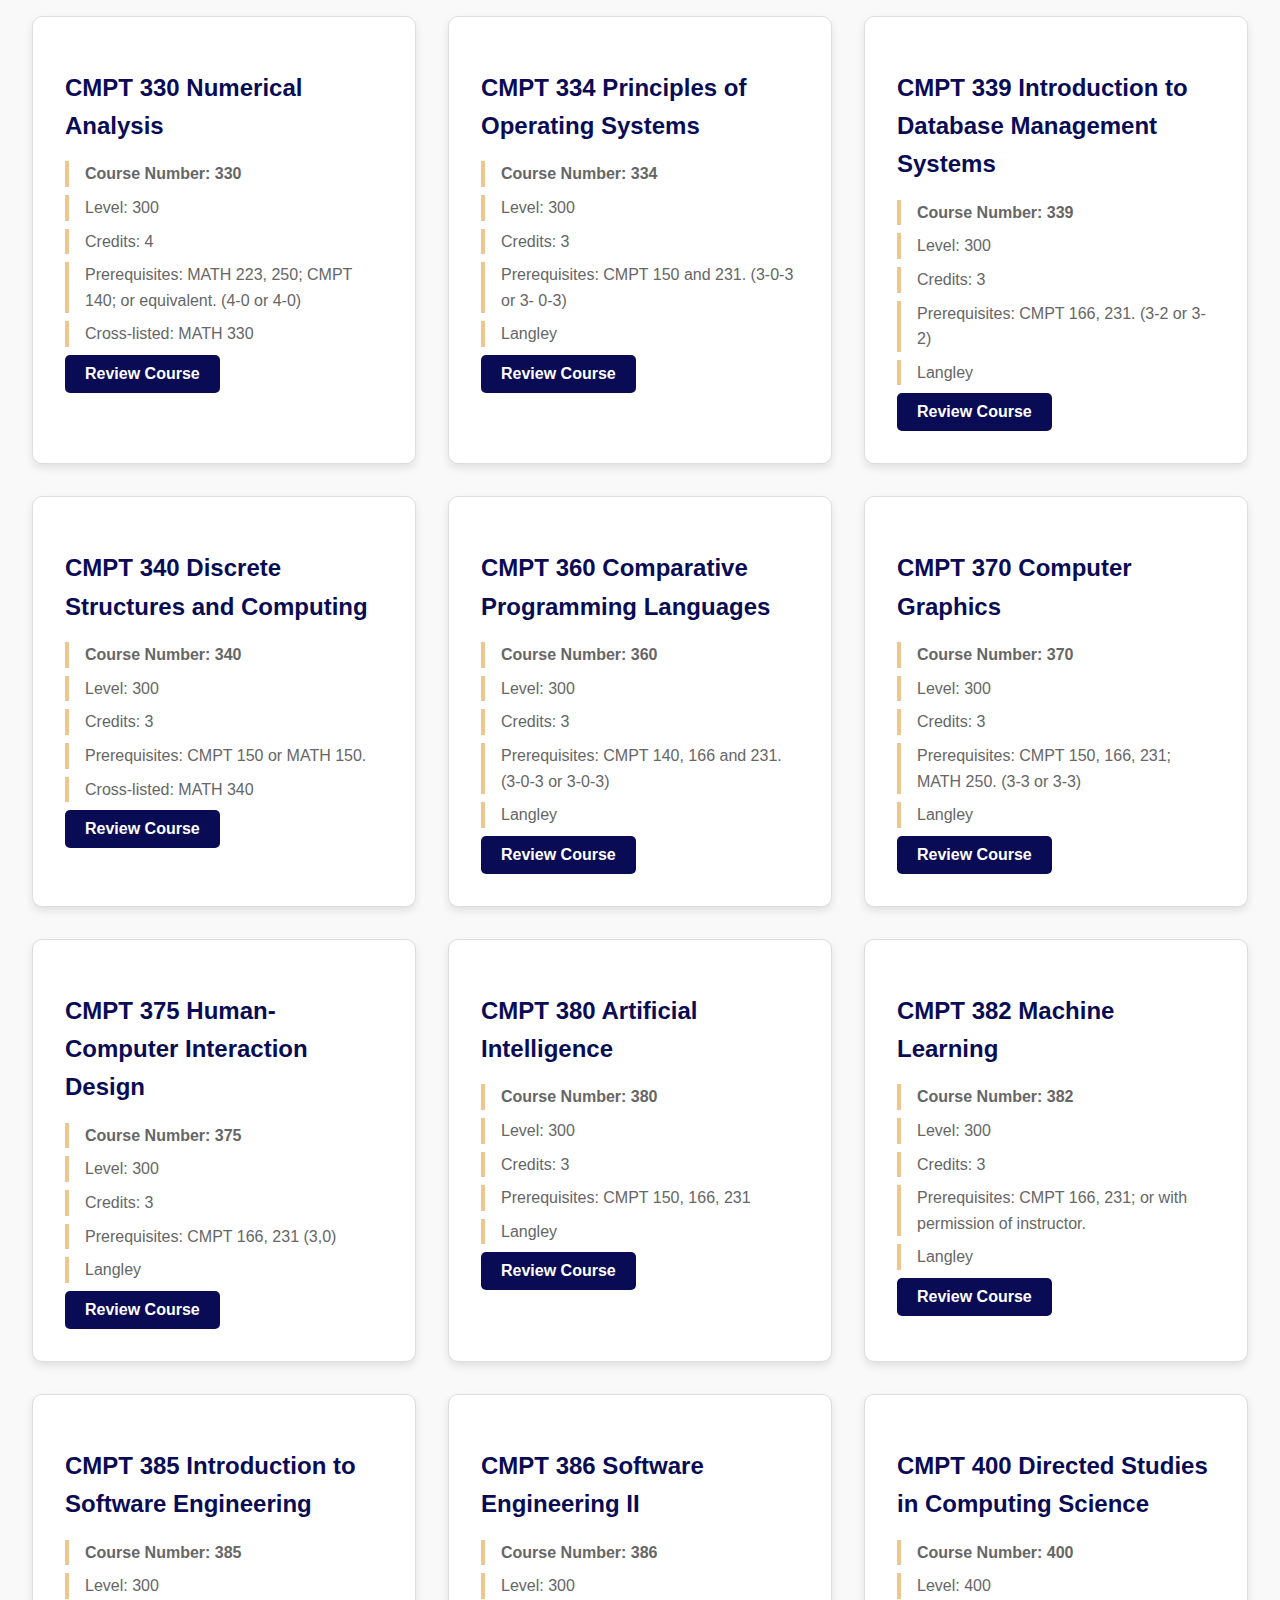
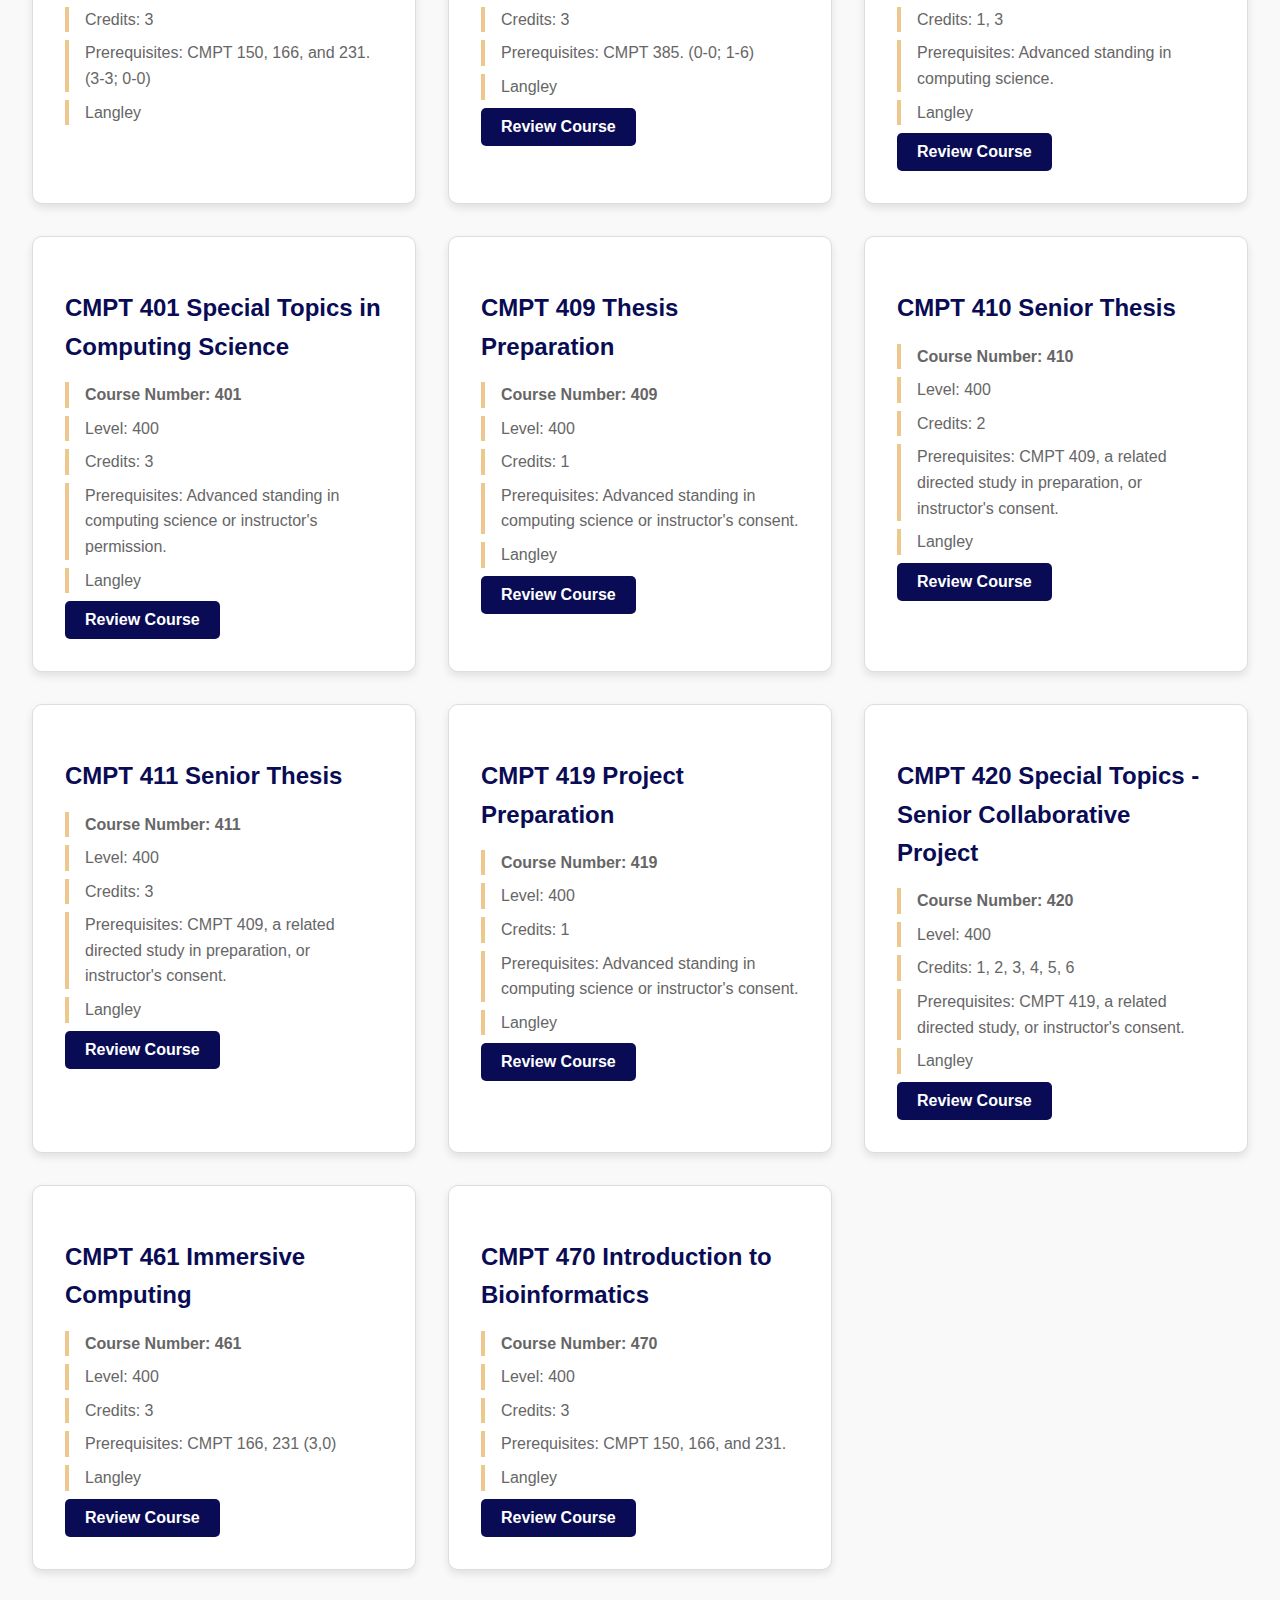
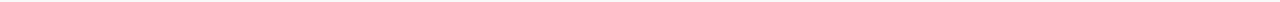
<file: view-course-info.html>
<!DOCTYPE html>
<html lang="en">
  <head>
    <meta charset="UTF-8" />
    <meta name="viewport" content="width=device-width, initial-scale=1.0" />
    <title>University Courses</title>
    <link rel="stylesheet" href="css/course-info-styles.css" />
  </head>
  <body>
    <nav class="top-navigation">
      <a href="home.html"
        ><img src="img/twu_logo_full.svg" alt="University Logo" class="logo"
      /></a>
      <div class="nav-right">
        <a href="home.html"> Home </a>
        <a href="#">Settings</a>
        <a href="#">Logout</a>
      </div>
    </nav>
    <div class="search-container">
      <h2>Subject: Computing Science</h2>
      <div>
        <label for="level-filter">Filter by Course Level:</label>
        <select id="level-filter" onchange="filterCourses()">
          <option value="all">All</option>
          <option value="100">First Year</option>
          <option value="200">Second Year</option>
          <option value="300">Third Year</option>
          <option value="400">Fourth Year</option>
        </select>
      </div>
    </div>

    <div class="container">
      <!-- Course cards -->
      <div
        class="course-card"
        data-level="100"
        onclick="goToCoursePage('CMPT113')"
      >
        <h2 class="course-title">
          CMPT 113 Computational Thinking and Information Systems
        </h2>
        <p class="course-number">Course Number: 113</p>
        <p class="section">Level: 100</p>
        <p class="credits">Credits: 3</p>
        <p class="prerequisites">Prerequisites: None. (3-3 or 3-3)</p>
        <p class="campus">Campus: Langley</p>
        <button class="add-course-btn" onclick="addCourse('CMPT113')">
          Review Course
        </button>
      </div>

      <div
        class="course-card"
        data-level="100"
        onclick="goToCoursePage('CMPT123')"
      >
        <h2 class="course-title">
          CMPT 123 Data Analysis for Information Systems
        </h2>
        <p class="course-number">Course Number: 123</p>
        <p class="section">Level: 100</p>
        <p class="credits">Credits: 3</p>
        <p class="prerequisites">
          Prerequisites: CMPT 113 or 140, or equivalent. (3-1-3 or 3-1-3)
        </p>
        <p class="campus">Campus: Langley</p>
        <button class="add-course-btn" onclick="addCourse('CMPT123')">
          Review Course
        </button>
      </div>

      <div
        class="course-card"
        data-level="100"
        onclick="goToCoursePage('CMPT140')"
      >
        <h2 class="course-title">
          CMPT 140 Introduction to Computing Science & Programming I
        </h2>
        <p class="course-number">Course Number: 140</p>
        <p class="section">Level: 100</p>
        <p class="credits">Credits: 3</p>
        <p class="prerequisites">Prerequisites: None. (3-1-3 or 3-1-3)</p>
        <p class="campus">Campus: Langley</p>
        <button class="add-course-btn" onclick="addCourse('CMPT140')">
          Review Course
        </button>
      </div>

      <div
        class="course-card"
        data-level="100"
        onclick="goToCoursePage('CMPT150')"
      >
        <h2 class="course-title">CMPT 150 Introduction to Discrete Math</h2>
        <p class="course-number">Course Number: 150</p>
        <p class="section">Level: 100</p>
        <p class="credits">Credits: 3</p>
        <p class="prerequisites">
          Prerequisites: BC high school Mathematics 12, or Pre-Calculus 12, or
          MATH 105, or the equivalent.
        </p>
        <p class="campus">Cross-listed: MATH 150</p>
        <button class="add-course-btn" onclick="addCourse('CMPT150')">
          Review Course
        </button>
      </div>

      <div
        class="course-card"
        data-level="100"
        onclick="goToCoursePage('CMPT166')"
      >
        <h2 class="course-title">
          CMPT 166 Introduction to Computing Science and Programming II
        </h2>
        <p class="course-number">Course Number: 166</p>
        <p class="section">Level: 100</p>
        <p class="credits">Credits: 3</p>
        <p class="prerequisites">
          Prerequisites: CMPT 140 with a minimum grade of C+. (0-0; 3-3)
        </p>
        <p class="campus">Langley</p>
        <button class="add-course-btn" onclick="addCourse('CMPT166')">
          Review Course
        </button>
      </div>

      <div
        class="course-card"
        data-level="200"
        onclick="goToCoursePage('CMPT211')"
      >
        <h2 class="course-title">CMPT 211 Web Technologies I</h2>
        <p class="course-number">Course Number: 211</p>
        <p class="section">Level: 200</p>
        <p class="credits">Credits: 3</p>
        <p class="prerequisites">Prerequisites: CMPT 166. (3-3 or 3-3)</p>
        <p class="campus">Langley</p>
        <button class="add-course-btn" onclick="addCourse('CMPT211')">
          Review Course
        </button>
      </div>

      <div
        class="course-card"
        data-level="200"
        onclick="goToCoursePage('CMPT231')"
      >
        <h2 class="course-title">CMPT 231 Data Structures and Algorithms</h2>
        <p class="course-number">Course Number: 231</p>
        <p class="section">Level: 200</p>
        <p class="credits">Credits: 3</p>
        <p class="prerequisites">
          Prerequisites: CMPT 150 and 166. (3-3 or 3-3)
        </p>
        <p class="campus">Langley</p>
        <button class="add-course-btn" onclick="addCourse('CMPT231')">
          Review Course
        </button>
      </div>

      <div
        class="course-card"
        data-level="200"
        onclick="goToCoursePage('CMPT242')"
      >
        <h2 class="course-title">CMPT 242 Computing Machine Organization</h2>
        <p class="course-number">Course Number: 242</p>
        <p class="section">Level: 200</p>
        <p class="credits">Credits: 3</p>
        <p class="prerequisites">
          Prerequisites: CMPT 140 or equivalent. (3-3 or 3-3)
        </p>
        <p class="campus">Langley</p>
        <button class="add-course-btn" onclick="addCourse('CMPT242')">
          Review Course
        </button>
      </div>

      <div
        class="course-card"
        data-level="300"
        onclick="goToCoursePage('CMPT325')"
      >
        <h2 class="course-title">CMPT 325 Computer Networking</h2>
        <p class="course-number">Course Number: 325</p>
        <p class="section">Level: 300</p>
        <p class="credits">Credits: 3</p>
        <p class="prerequisites">
          Prerequisites: CMPT 150, 231 and MATH 123. (3-0-3 or 3-0-3)
        </p>
        <p class="campus">Langley</p>
        <button class="add-course-btn" onclick="addCourse('CMPT325')">
          Review Course
        </button>
      </div>

      <div
        class="course-card"
        data-level="300"
        onclick="goToCoursePage('CMPT330')"
      >
        <h2 class="course-title">CMPT 330 Numerical Analysis</h2>
        <p class="course-number">Course Number: 330</p>
        <p class="section">Level: 300</p>
        <p class="credits">Credits: 4</p>
        <p class="prerequisites">
          Prerequisites: MATH 223, 250; CMPT 140; or equivalent. (4-0 or 4-0)
        </p>
        <p class="campus">Cross-listed: MATH 330</p>
        <button class="add-course-btn" onclick="addCourse('CMPT330')">
          Review Course
        </button>
      </div>

      <div
        class="course-card"
        data-level="300"
        onclick="goToCoursePage('CMPT334')"
      >
        <h2 class="course-title">CMPT 334 Principles of Operating Systems</h2>
        <p class="course-number">Course Number: 334</p>
        <p class="section">Level: 300</p>
        <p class="credits">Credits: 3</p>
        <p class="prerequisites">
          Prerequisites: CMPT 150 and 231. (3-0-3 or 3- 0-3)
        </p>
        <p class="campus">Langley</p>
        <button class="add-course-btn" onclick="addCourse('CMPT334')">
          Review Course
        </button>
      </div>

      <div
        class="course-card"
        data-level="300"
        onclick="goToCoursePage('CMPT339')"
      >
        <h2 class="course-title">
          CMPT 339 Introduction to Database Management Systems
        </h2>
        <p class="course-number">Course Number: 339</p>
        <p class="section">Level: 300</p>
        <p class="credits">Credits: 3</p>
        <p class="prerequisites">Prerequisites: CMPT 166, 231. (3-2 or 3-2)</p>
        <p class="campus">Langley</p>
        <button class="add-course-btn" onclick="addCourse('CMPT339')">
          Review Course
        </button>
      </div>

      <div
        class="course-card"
        data-level="300"
        onclick="goToCoursePage('CMPT340')"
      >
        <h2 class="course-title">CMPT 340 Discrete Structures and Computing</h2>
        <p class="course-number">Course Number: 340</p>
        <p class="section">Level: 300</p>
        <p class="credits">Credits: 3</p>
        <p class="prerequisites">Prerequisites: CMPT 150 or MATH 150.</p>
        <p class="campus">Cross-listed: MATH 340</p>
        <button class="add-course-btn" onclick="addCourse('CMPT340')">
          Review Course
        </button>
      </div>

      <div
        class="course-card"
        data-level="300"
        onclick="goToCoursePage('CMPT360')"
      >
        <h2 class="course-title">CMPT 360 Comparative Programming Languages</h2>
        <p class="course-number">Course Number: 360</p>
        <p class="section">Level: 300</p>
        <p class="credits">Credits: 3</p>
        <p class="prerequisites">
          Prerequisites: CMPT 140, 166 and 231. (3-0-3 or 3-0-3)
        </p>
        <p class="campus">Langley</p>
        <button class="add-course-btn" onclick="addCourse('CMPT360')">
          Review Course
        </button>
      </div>

      <div
        class="course-card"
        data-level="300"
        onclick="goToCoursePage('CMPT370')"
      >
        <h2 class="course-title">CMPT 370 Computer Graphics</h2>
        <p class="course-number">Course Number: 370</p>
        <p class="section">Level: 300</p>
        <p class="credits">Credits: 3</p>
        <p class="prerequisites">
          Prerequisites: CMPT 150, 166, 231; MATH 250. (3-3 or 3-3)
        </p>
        <p class="campus">Langley</p>
        <button class="add-course-btn" onclick="addCourse('CMPT370')">
          Review Course
        </button>
      </div>

      <div
        class="course-card"
        data-level="300"
        onclick="goToCoursePage('CMPT375')"
      >
        <h2 class="course-title">CMPT 375 Human-Computer Interaction Design</h2>
        <p class="course-number">Course Number: 375</p>
        <p class="section">Level: 300</p>
        <p class="credits">Credits: 3</p>
        <p class="prerequisites">Prerequisites: CMPT 166, 231 (3,0)</p>
        <p class="campus">Langley</p>
        <button class="add-course-btn" onclick="addCourse('CMPT375')">
          Review Course
        </button>
      </div>

      <div
        class="course-card"
        data-level="300"
        onclick="goToCoursePage('CMPT380')"
      >
        <h2 class="course-title">CMPT 380 Artificial Intelligence</h2>
        <p class="course-number">Course Number: 380</p>
        <p class="section">Level: 300</p>
        <p class="credits">Credits: 3</p>
        <p class="prerequisites">Prerequisites: CMPT 150, 166, 231</p>
        <p class="campus">Langley</p>
        <button class="add-course-btn" onclick="addCourse('CMPT380')">
          Review Course
        </button>
      </div>

      <div
        class="course-card"
        data-level="300"
        onclick="goToCoursePage('CMPT382')"
      >
        <h2 class="course-title">CMPT 382 Machine Learning</h2>
        <p class="course-number">Course Number: 382</p>
        <p class="section">Level: 300</p>
        <p class="credits">Credits: 3</p>
        <p class="prerequisites">
          Prerequisites: CMPT 166, 231; or with permission of instructor.
        </p>
        <p class="campus">Langley</p>
        <button class="add-course-btn" onclick="addCourse('CMPT382')">
          Review Course
        </button>
      </div>

      <div
        class="course-card"
        data-level="300"
        onclick="goToCoursePage('CMPT385')"
      >
        <h2 class="course-title">
          CMPT 385 Introduction to Software Engineering
        </h2>
        <p class="course-number">Course Number: 385</p>
        <p class="section">Level: 300</p>
        <p class="credits">Credits: 3</p>
        <p class="prerequisites">
          Prerequisites: CMPT 150, 166, and 231. (3-3; 0-0)
        </p>
        <p class="campus">Langley</p>
      </div>

      <div
        class="course-card"
        data-level="300"
        onclick="goToCoursePage('CMPT386')"
      >
        <h2 class="course-title">CMPT 386 Software Engineering II</h2>
        <p class="course-number">Course Number: 386</p>
        <p class="section">Level: 300</p>
        <p class="credits">Credits: 3</p>
        <p class="prerequisites">Prerequisites: CMPT 385. (0-0; 1-6)</p>
        <p class="campus">Langley</p>
        <button class="add-course-btn" onclick="addCourse('CMPT386')">
          Review Course
        </button>
      </div>

      <div
        class="course-card"
        data-level="400"
        onclick="goToCoursePage('CMPT400')"
      >
        <h2 class="course-title">
          CMPT 400 Directed Studies in Computing Science
        </h2>
        <p class="course-number">Course Number: 400</p>
        <p class="section">Level: 400</p>
        <p class="credits">Credits: 1, 3</p>
        <p class="prerequisites">
          Prerequisites: Advanced standing in computing science.
        </p>
        <p class="campus">Langley</p>
        <button class="add-course-btn" onclick="addCourse('CMPT400')">
          Review Course
        </button>
      </div>

      <div
        class="course-card"
        data-level="400"
        onclick="goToCoursePage('CMPT401')"
      >
        <h2 class="course-title">
          CMPT 401 Special Topics in Computing Science
        </h2>
        <p class="course-number">Course Number: 401</p>
        <p class="section">Level: 400</p>
        <p class="credits">Credits: 3</p>
        <p class="prerequisites">
          Prerequisites: Advanced standing in computing science or instructor's
          permission.
        </p>
        <p class="campus">Langley</p>
        <button class="add-course-btn" onclick="addCourse('CMPT401')">
          Review Course
        </button>
      </div>

      <div
        class="course-card"
        data-level="400"
        onclick="goToCoursePage('CMPT409')"
      >
        <h2 class="course-title">CMPT 409 Thesis Preparation</h2>
        <p class="course-number">Course Number: 409</p>
        <p class="section">Level: 400</p>
        <p class="credits">Credits: 1</p>
        <p class="prerequisites">
          Prerequisites: Advanced standing in computing science or instructor's
          consent.
        </p>
        <p class="campus">Langley</p>
        <button class="add-course-btn" onclick="addCourse('CMPT409')">
          Review Course
        </button>
      </div>

      <div
        class="course-card"
        data-level="400"
        onclick="goToCoursePage('CMPT410')"
      >
        <h2 class="course-title">CMPT 410 Senior Thesis</h2>
        <p class="course-number">Course Number: 410</p>
        <p class="section">Level: 400</p>
        <p class="credits">Credits: 2</p>
        <p class="prerequisites">
          Prerequisites: CMPT 409, a related directed study in preparation, or
          instructor's consent.
        </p>
        <p class="campus">Langley</p>
        <button class="add-course-btn" onclick="addCourse('CMPT410')">
          Review Course
        </button>
      </div>

      <div
        class="course-card"
        data-level="400"
        onclick="goToCoursePage('CMPT411')"
      >
        <h2 class="course-title">CMPT 411 Senior Thesis</h2>
        <p class="course-number">Course Number: 411</p>
        <p class="section">Level: 400</p>
        <p class="credits">Credits: 3</p>
        <p class="prerequisites">
          Prerequisites: CMPT 409, a related directed study in preparation, or
          instructor's consent.
        </p>
        <p class="campus">Langley</p>
        <button class="add-course-btn" onclick="addCourse('CMPT411')">
          Review Course
        </button>
      </div>

      <div
        class="course-card"
        data-level="400"
        onclick="goToCoursePage('CMPT419')"
      >
        <h2 class="course-title">CMPT 419 Project Preparation</h2>
        <p class="course-number">Course Number: 419</p>
        <p class="section">Level: 400</p>
        <p class="credits">Credits: 1</p>
        <p class="prerequisites">
          Prerequisites: Advanced standing in computing science or instructor's
          consent.
        </p>
        <p class="campus">Langley</p>
        <button class="add-course-btn" onclick="addCourse('CMPT419')">
          Review Course
        </button>
      </div>

      <div
        class="course-card"
        data-level="400"
        onclick="goToCoursePage('CMPT420')"
      >
        <h2 class="course-title">
          CMPT 420 Special Topics - Senior Collaborative Project
        </h2>
        <p class="course-number">Course Number: 420</p>
        <p class="section">Level: 400</p>
        <p class="credits">Credits: 1, 2, 3, 4, 5, 6</p>
        <p class="prerequisites">
          Prerequisites: CMPT 419, a related directed study, or instructor's
          consent.
        </p>
        <p class="campus">Langley</p>
        <button class="add-course-btn" onclick="addCourse('CMPT420')">
          Review Course
        </button>
      </div>
      <div
        class="course-card"
        data-level="400"
        onclick="goToCoursePage('CMPT461')"
      >
        <h2 class="course-title">CMPT 461 Immersive Computing</h2>
        <p class="course-number">Course Number: 461</p>
        <p class="section">Level: 400</p>
        <p class="credits">Credits: 3</p>
        <p class="prerequisites">Prerequisites: CMPT 166, 231 (3,0)</p>
        <p class="campus">Langley</p>
        <button class="add-course-btn" onclick="addCourse('CMPT461')">
          Review Course
        </button>
      </div>

      <div
        class="course-card"
        data-level="400"
        onclick="goToCoursePage('CMPT470')"
      >
        <h2 class="course-title">CMPT 470 Introduction to Bioinformatics</h2>
        <p class="course-number">Course Number: 470</p>
        <p class="section">Level: 400</p>
        <p class="credits">Credits: 3</p>
        <p class="prerequisites">Prerequisites: CMPT 150, 166, and 231.</p>
        <p class="campus">Langley</p>
        <button class="add-course-btn" onclick="addCourse('CMPT470')">
          Review Course
        </button>
      </div>
    </div>
    <script src="js/course-info-script.js"></script>
  </body>
</html>
</file>
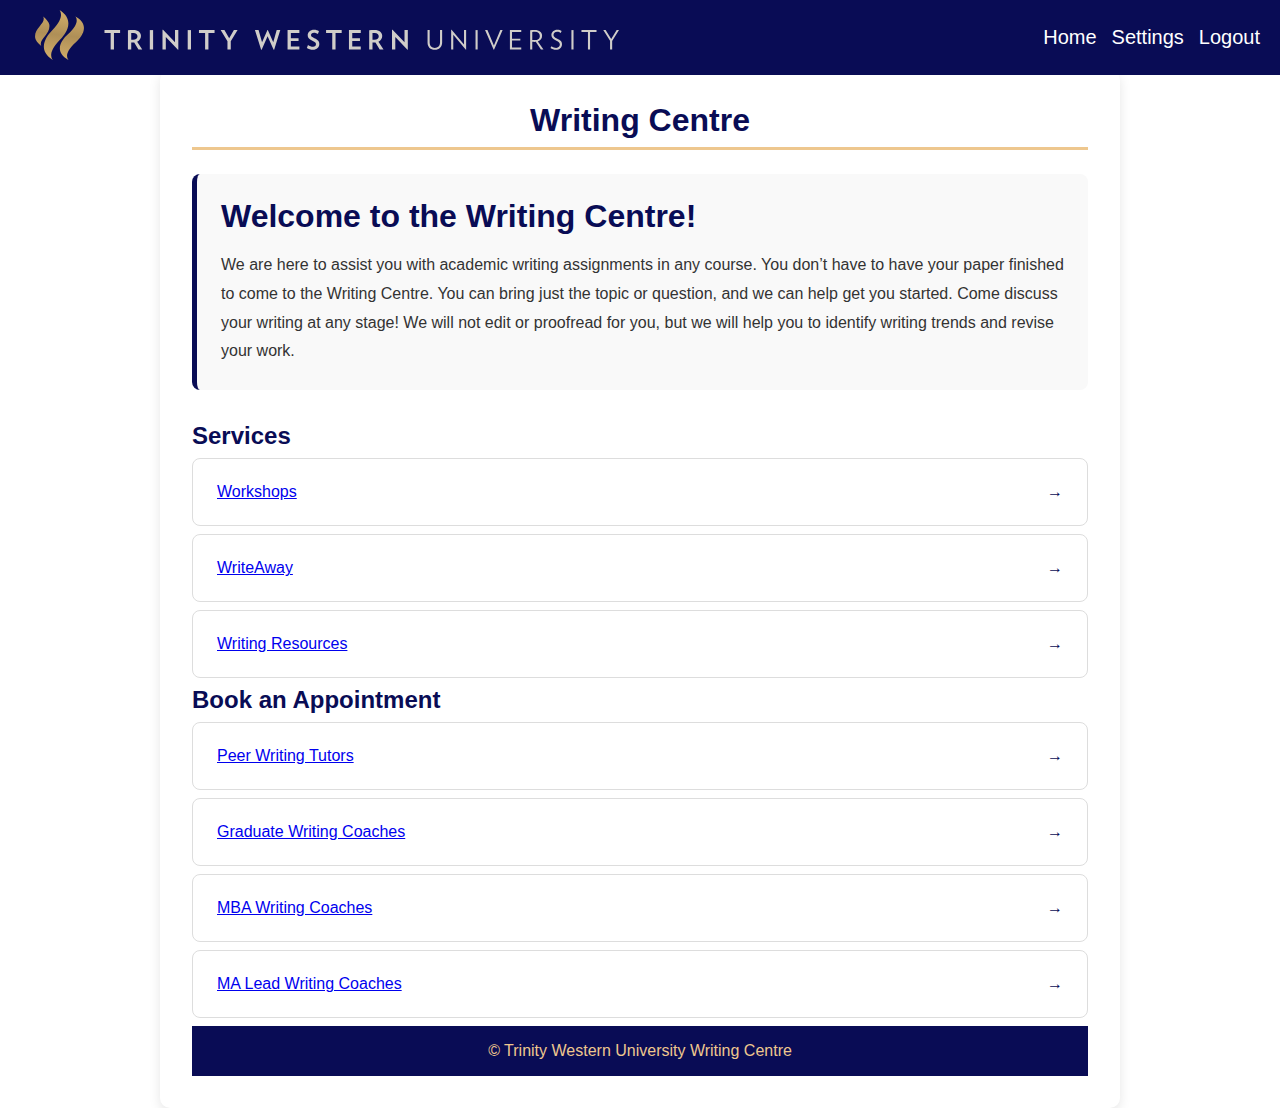
<file: writing-centre.html>
<!DOCTYPE html>
<html lang="en">
  <head>
    <meta charset="UTF-8" />
    <meta name="viewport" content="width=device-width, initial-scale=1.0" />
    <title>Course Listings</title>
    <link rel="stylesheet" href="css/writingCentre.css" />
  </head>
  <body>
    <nav class="top-navigation">
      <a href="home.html"
        ><img src="img/twu_logo_full.svg" alt="University Logo" class="logo"
      /></a>
      <div class="nav-right">
        <a href="home.html"> Home </a>
        <a href="#">Settings</a>
        <a href="#">Logout</a>
      </div>
    </nav>
    <div class="container">
      <header>
        <h1>Writing Centre</h1>
      </header>
      <main>
        <section class="welcome">
          <section class="welcome-section">
            <h2>Welcome to the Writing Centre!</h2>
            <p>
              We are here to assist you with academic writing assignments in any
              course. You don’t have to have your paper finished to come to the
              Writing Centre. You can bring just the topic or question, and we
              can help get you started. Come discuss your writing at any stage!
              We will not edit or proofread for you, but we will help you to
              identify writing trends and revise your work.
            </p>
          </section>
        </section>
        <section class="services">
          <h2>Services</h2>
          <a
            href="https://learningcommons.twu.ca/workshops/?_gl=1*1gloq9y*_ga*MTQyNzE3NjQ1Ny4xNjg0MDk0NTY5*_ga_NZ4GVM10JT*MTcxMTM0NDk5Ny42MC4xLjE3MTEzNDUwMDIuNTUuMC4w"
          >
            <div class="service-item">
              <span>Workshops</span>
              <span>→</span>
            </div></a
          >
          <a href="https://writeaway.ca/connect">
            <div class="service-item">
              <span>WriteAway</span>
              <span>→</span>
            </div>
          </a>
          <a
            href="https://learningcommons.twu.ca/?_gl=1*1gloq9y*_ga*MTQyNzE3NjQ1Ny4xNjg0MDk0NTY5*_ga_NZ4GVM10JT*MTcxMTM0NDk5Ny42MC4xLjE3MTEzNDUwMDIuNTUuMC4w"
          >
            <div class="service-item">
              <span>Writing Resources</span>
              <span>→</span>
            </div></a
          >
        </section>
        <section class="appointment">
          <h2>Book an Appointment</h2>
          <a
            href="http://www1.twu.ca/writingcentre?scode=WC20&_gl=1*1gloq9y*_ga*MTQyNzE3NjQ1Ny4xNjg0MDk0NTY5*_ga_NZ4GVM10JT*MTcxMTM0NDk5Ny42MC4xLjE3MTEzNDUwMDIuNTUuMC4w"
          >
            <div class="service-item">
              <span>Peer Writing Tutors</span>

              <span>→</span>
            </div></a
          ><a
            href="https://www1.twu.ca/writingcentre?scode=GRAD&_gl=1*1gloq9y*_ga*MTQyNzE3NjQ1Ny4xNjg0MDk0NTY5*_ga_NZ4GVM10JT*MTcxMTM0NDk5Ny42MC4xLjE3MTEzNDUwMDIuNTUuMC4w"
          >
            <div class="service-item">
              <span>Graduate Writing Coaches</span>
              <span>→</span>
            </div></a
          ><a
            href="http://www1.twu.ca/writingcentre?scode=GWWC&_gl=1*1oee3fg*_ga*MTQyNzE3NjQ1Ny4xNjg0MDk0NTY5*_ga_NZ4GVM10JT*MTcxMTM0NDk5Ny42MC4xLjE3MTEzNDUwMDIuNTUuMC4w"
          >
            <div class="service-item">
              <span>MBA Writing Coaches</span>
              <span>→</span>
            </div></a
          ><a
            href="https://www1.twu.ca/writingcentre?scode=MLWC&_gl=1*1oee3fg*_ga*MTQyNzE3NjQ1Ny4xNjg0MDk0NTY5*_ga_NZ4GVM10JT*MTcxMTM0NDk5Ny42MC4xLjE3MTEzNDUwMDIuNTUuMC4w"
          >
            <div class="service-item">
              <span>MA Lead Writing Coaches</span>
              <span>→</span>
            </div></a
          >
        </section>
      </main>
      <footer>
        <p>&copy; Trinity Western University Writing Centre</p>
      </footer>
    </div>
  </body>
</html>
</file>
<file: css/maps.css>
body,
html {
  margin: 0;
  padding: 0;
  width: 100%;
  height: 100%;
  font-family: Arial, sans-serif;
  background-color: #f9f9f9; /* Light gray background */
}

/* Navigation stays unchanged */

/* Map iframe styles */
iframe {
  width: 100%;
  height: calc(100% - 50px); /* Full height minus navigation bar height */
  border: none; /* No border for iframe */
  position: absolute;
  top: 50px; /* Positioning below the navigation bar */
  left: 0;
}

/* If there's a button or additional content you want to style, you can add those styles here.
For example, if there's a button to 'View Larger Map', it can be styled as follows: */

.button-view-larger {
  position: absolute; /* Position the button on top of the map */
  top: 60px; /* Below the navbar */
  right: 20px; /* Some padding from the right */
  padding: 10px 20px;
  background-color: #090c55; /* Dark blue background */
  color: #ffffff; /* White text */
  font-size: 16px;
  border: none;
  border-radius: 5px; /* Rounded corners */
  cursor: pointer; /* Hand cursor on hover */
  z-index: 1010; /* Above the map */
  transition: background-color 0.3s;
}

.button-view-larger:hover {
  background-color: #eec78e; /* Accent color on hover */
}

/* Ensure this class is added to your 'View Larger Map' button */

.top-navigation {
  background-color: #090c55;
  color: #ffffff;
  padding: 10px 20px;
  display: flex;
  justify-content: space-between;
  align-items: center;
  width: 100%;
  position: fixed; /* Fix the navbar at the top */
  top: 0;
  left: 0;
  z-index: 1000; /* Ensures the navbar is above other content */
}

.top-navigation .logo {
  height: 50px; /* Adjust as per your logo's aspect ratio */
}

.top-navigation .nav-right {
  display: flex;
  align-items: center;
}

.top-navigation .profile-picture {
  height: 40px;
  border-radius: 50%;
  margin-left: 10px;
}

.top-navigation a {
  color: #ffffff;
  margin-left: 15px;
  text-decoration: none;
  font-size: 20px;
}

.top-navigation a:hover {
  text-decoration: underline;
}

/* Style for the button */
.background-button {
  position: fixed; /* Position the button absolutely within the body */
  padding: 5px 5px; /* Adjust padding */
  font-size: 10px; /* Adjust font size */
  background-color: #009688; /* Button background color */
  color: #ffffff; /* Text color */
  border: none; /* Remove button border */
  border-radius: 5px; /* Add border radius */
  cursor: pointer; /* Change cursor on hover */
}

/* Additional styles for button details */
.background-button::after {
  content: attr(
    data-hover-content
  ); /* Display the hover content from the data attribute */
  position: absolute; /* Position the details absolutely */
  top: 100%; /* Position below the button */
  left: 50%; /* Center horizontally */
  transform: translateX(-50%); /* Center horizontally */
  background-color: rgba(0, 0, 0, 0.8); /* Background color for details */
  color: #ffffff; /* Text color for details */
  padding: 0px 0px; /* Padding for details */
  border-radius: 5px; /* Border radius for details */
  font-size: 14px; /* Font size for details */
}
</file>
<file: css/113-style.css>
body {
    font-family: 'Arial', sans-serif;
    background-color: #EEC78E;
    color: #090C55;
    margin: 0;
    padding: 0;
}

.top-navigation {
    background-color: #090C55;
    color: #ffffff;
    padding: 10px 20px;
    display: flex;
    justify-content: space-between;
    align-items: center;
    width: 100%;
    position: fixed;
    top: 0;
    left: 0;
    z-index: 1000;
}

.top-navigation a {
    color: #ffffff;
    margin: 0 10px;
    text-decoration: none;
    font-size: 16px;
}

.top-navigation .logo {
    height: 50px;
}

#reviewForm {
    background-color: #fff;
    padding: 20px;
    border-radius: 5px;
    box-shadow: 0 2px 4px rgba(0, 0, 0, 0.1);
    margin-top: 80px;
}

#reviewForm textarea {
    width: 100%;
    height: 120px;
    margin-top: 10px;
    border: 1px solid #ccc;
    padding: 10px;
    border-radius: 5px;
}

#reviewForm button {
    background-color: #090C55;
    color: #EEC78E;
    border: none;
    padding: 10px 20px;
    border-radius: 5px;
    cursor: pointer;
    margin-top: 10px;
}

#reviewForm button:hover {
    background-color: #EEC78E;
    color: #090C55;
}

#reviews {
    display: flex;
    flex-direction: column;
    gap: 10px;
    padding: 10px;
    margin-top: 20px;
}

.review {
    background-color: #fff;
    border: 1px solid #ccc;
    border-radius: 5px;
    box-shadow: 0 2px 4px rgba(0, 0, 0, 0.1);
    padding: 15px;
}
</file>
<file: css/homeStyle.css>
body {
  font-family: Arial, sans-serif;
  color: #090c55;
  background-color: #ffffff;
  margin: 0;
  padding: 0;
}

.container {
  max-width: 960px;
  margin: auto;
  background-color: #fff;
  padding: 20px;
  border-radius: 5px;
  box-shadow: 0 0 10px rgba(0, 0, 0, 0.1);
}

header,
footer {
  background: #090c55;
  color: #eec78e;
  padding: 20px 0;
  text-align: center;
}

h1,
h2 {
  margin: 0;
}

.section {
  margin-bottom: 20px;
  position: relative;
}

.section-title {
  background-color: #eec78e;
  color: #090c55;
  padding: 10px;
  margin: 10px 0;
  border-left: 5px solid #090c55;
  border-radius: 3px;
  text-align: center;
  cursor: pointer;
}

.dropdown-content {
  display: none;
  background-color: #f9f9f9;
  min-width: 160px;
  box-shadow: 0px 8px 16px 0px rgba(0, 0, 0, 0.2);
  padding: 12px 16px;
  z-index: 1;
}

ul {
  list-style-type: none;
  padding: 0;
}

ul li {
  background-color: #f8f8f8;
  padding: 10px;
  margin: 5px 0;
  border-radius: 3px;
  text-align: center;
}

a {
  color: #090c55;
  text-decoration: none;
}

a:hover {
  text-decoration: underline;
}

footer {
  text-align: center;
  padding: 20px 0;
  background-color: #090c55;
  color: #eec78e;
  margin-top: 20px;
}

nav.top-navigation {
  background-color: #090c55;
  color: #ffffff;
  padding: 10px 20px;
  display: flex;
  justify-content: space-between;
  align-items: center;
}

.logo {
  height: 50px;
}

.profile-picture {
  height: 40px;
  border-radius: 50%;
  margin-left: 10px;
}

.nav-right a {
  color: #ffffff;
  margin-left: 15px;
  text-decoration: none;
  font-size: 20px;
}

.nav-right a:hover {
  text-decoration: underline;
}

.dropdown-content ul {
  padding: 0;
}

.dropdown-content ul li {
  background-color: #ffffff;
  padding: 10px;
  border: 1px solid #eee;
  cursor: pointer;
}

.dropdown-content ul li:hover {
  background-color: #f0f0f0;
}
</file>
<file: css/housing.css>
* {
  box-sizing: border-box;
  margin: 0;
  padding: 0;
}

body {
  font-family: "Arial", sans-serif;
  background-color: #f9f9f9;
  line-height: 1.6;
  padding-top: 60px; /* Ensures content is not hidden behind the fixed navbar */
}

button {
  padding: 10px 20px;
  background-color: #090c55; /* Dark blue background */
  color: #ffffff; /* White text */
  font-size: 16px;
  font-weight: bold;
  border: none; /* No border */
  border-radius: 5px; /* Slightly rounded corners for modern feel */
  cursor: pointer; /* Cursor indicates clickable button */
  transition: background-color 0.3s, transform 0.2s; /* Smooth transitions for hover effects */
}

button:hover {
  background-color: #eec78e; /* Light brown accent color for hover */
  transform: translateY(-2px); /* Slight raise effect on hover */
}

button:active {
  transform: translateY(1px); /* Slight press effect on active/click */
}

.top-navigation {
  background-color: #090c55;
  color: #ffffff;
  padding: 0.5rem 1rem;
  display: flex;
  justify-content: space-between;
  align-items: center;
  position: fixed;
  width: 100%;
  top: 0;
  left: 0;
  z-index: 1000;
}

.top-navigation .logo {
  height: 60px;
}

.top-navigation .nav-right {
  display: flex;
  align-items: center;
}

.top-navigation .profile-picture {
  height: 50px;
  border-radius: 50%;
  margin-left: 1rem;
}

.top-navigation a {
  color: #ffffff;
  margin-left: 1rem;
  text-decoration: none;
  font-size: 1rem;
}

.top-navigation a:hover {
  text-decoration: underline;
}

/* Main Content Styles */
h1 {
  color: #090c55;
  text-align: center;
  margin-top: 100px; /* Added space from the fixed navbar */
  font-size: 2.5em;
  margin-bottom: 0.5em; /* Reduced for tighter design */
}

/* Form Styles */
#listingForm {
  max-width: 1000px; /* Adjusted width for desktop */
  margin: 1em auto;
  padding: 1em;
  background: #ffffff;
  box-shadow: 0 2px 4px rgba(0, 0, 0, 0.1);
  border-radius: 8px;
  display: flex;
  align-items: center;
  justify-content: space-between;
}

#listingForm input[type="text"] {
  flex: 1;
  margin: 0; /* Reset margin */
  padding: 10px;
  border: 1px solid #ddd;
  border-radius: 5px;
  margin-right: 0.5em; /* Spacing between inputs */
}

#listingForm button {
  white-space: nowrap; /* Ensures button text stays on one line */
  background-color: #090c55;
  color: #ffffff;
  border: none;
  cursor: pointer;
  transition: background-color 0.3s;
  padding: 10px 20px; /* Padding for button */
  margin-left: 0.5em; /* Spacing after the last input field */
}

#listingForm button:hover {
  background-color: #eec78e;
}

/* Listings Container */
#listingsContainer {
  width: 80%;
  margin: 1em auto;
  display: grid;
  grid-template-columns: repeat(auto-fill, minmax(250px, 1fr));
  gap: 1em;
}

#listingsContainer div {
  background-color: #ffffff;
  border-radius: 8px;
  box-shadow: 0 2px 8px rgba(0, 0, 0, 0.1);
  padding: 1em;
  transition: transform 0.2s, box-shadow 0.2s;
}

#listingsContainer h2 {
  color: #090c55;
  font-size: 1.25em;
  margin-bottom: 0.5em;
}

#listingsContainer p {
  color: #666;
  font-size: 1em;
  margin-bottom: 0.5em;
}
/* Listings Container */
#listingsContainer div:hover {
  transform: translateY(-5px);
  box-shadow: 0 4px 12px rgba(0, 0, 0, 0.2);
}

/* Responsive adjustments for smaller screens */
@media (max-width: 768px) {
  #listingForm {
    flex-direction: column;
    justify-content: center;
  }

  #listingForm input[type="text"],
  #listingForm button {
    width: 100%; /* Full width on smaller screens */
    margin: 0.5em 0; /* Add some space between the form elements */
  }

  #listingForm button {
    margin-left: 0; /* Reset left-margin for mobile */
  }

  #listingsContainer {
    grid-template-columns: 1fr; /* Full width cards on smaller screens */
  }
}
</file>
<file: css/major.css>
* {
  margin: 0;
  padding: 0;
  box-sizing: border-box;
}

html {
  font-size: 16px; 
}
section {
  margin: 0 auto; /* Center the sections */
  width: 100%; /* Make section take the full width of its container */
}
body {
  font-family: "Arial", sans-serif;
  background-color: #f9f9f9;
  padding-top: 70px;
  line-height: 1.6; /* Default line height for better readability */
  display: block; /* Set display to flex */
  justify-content: center; /* Center children horizontally */
  align-items: flex-start; /* Align children to the start of the cross axis */
  min-height: 100vh; 
}

p {
  text-align: center; 
  font-size: 20px;
}

.container {
  width: 100%; 
  margin: 0 auto; 
  padding: 2rem; 
}

/* Section styles for proper spacing and readability */
section {
  width: 100%; /* Each section will take up half of the container's width */
  margin: 0 auto 2rem; /* Center each section and add bottom margin */
  background-color: #ffffff;
  padding: 1.5rem;
  border-radius: 0.5rem;
  box-shadow: 0 4px 6px rgba(0, 0, 0, 0.1);
}

/* Style for tables */
table {
  width: 100%; /* Full width of the container */
  margin-bottom: 1rem;
  border-collapse: collapse;
}

/* Style for table headers */
th {
  background-color: #eec78e;
  color: #090c55;
  padding: 0.75rem;
}
.container {
  width: 50vw; /* Use viewport width (vw) units */
  margin: 0 auto; /* Auto margins for horizontal centering */
  padding: 2rem; /* Padding around the content */
}
h4 {
  padding: 20px;
  color: #090c55; 
  background-color: transparent; 
  padding: 0; 
  margin-top: 12px; 
  margin-bottom: 32px; 
  text-align: left; 
  border-radius: 0; 
  box-shadow: none; 
  display: block; 
  width: 100%; 
  font-size: 2.5em; 
  font-weight: bold; 
  line-height: 1.2; 
  border-bottom: 2px solid #eec78e; 
}
/* Style for table data cells */
td {
  border: 1px solid #ddd;
  padding: 0.5rem;
  text-align: left;
  font-size: medium;
}

input[type="text"],
input[type="number"] {
  box-sizing: border-box;  
  width: 100%; 
  padding: 0.5rem;
  margin-top: 0.25rem; 
  border: 1px solid #ccc;
  border-radius: 0.25rem;
  font-size: medium;
}

tr:not(:first-child):hover {
  background-color: #f8f8f8;
}

h2 {
  color: #090c55;
  margin-bottom: 1rem; 
  font-size: 1.25rem; 
}

/* Total semester hours display styling */
.total-semester-hours {
  font-weight: bold;
  color: #090c55;
  display: block; /* Display as block for new line */
  margin-top: 1rem; /* Spacing above the total hours */
}

/* Button styles for actions */
button {
  padding: 0.75rem 1.5rem;
  border: none;
  border-radius: 0.25rem;
  background-color: #eec78e;
  color: #090c55;
  cursor: pointer;
  font-size: 1rem; /* 16px */
  margin-right: 0.5rem; /* Spacing between buttons */
}

button:hover {
  background-color: #f0f0f0;
}
.top-navigation {
  background-color: #090c55;
  color: #ffffff;
  padding: 10px 20px;
  display: flex;
  justify-content: space-between;
  align-items: center;
  width: 100%;
  position: fixed; 
  top: 0;
  left: 0;
  z-index: 1000;
}

.top-navigation .logo {
  height: 50px; 
}

.top-navigation .nav-right {
  display: flex;
  align-items: center;
}

.top-navigation .profile-picture {
  height: 40px;
  border-radius: 50%;
  margin-left: 10px;
}

.top-navigation a {
  color: #ffffff;
  margin-left: 15px;
  text-decoration: none;
  font-size: 20px;
}

.top-navigation a:hover {
  text-decoration: underline;
}
</file>
<file: css/profile.css>
body,
html {
  margin: 0;
  padding: 0;
  width: 100%;
  font-family: Arial, sans-serif;
  color: #090c55;
  background-color: #ffffff;
  height: 100%;

  padding-top: 100px;
  display: flex;
  justify-content: center;
  align-items: flex-start;
  min-height: 100vh;
}
/* Reset some styles for consistent rendering */
* {
  margin: 0;
  padding: 0;
  box-sizing: border-box;
}
.container {
  width: 50vw;
  background: #fff;
  padding: 2rem;
  border-radius: 10px;
  box-shadow: 0 4px 8px rgba(0, 0, 0, 0.1);
}

.profile {
  display: flex;
  flex-direction: column;
  align-items: center;
  text-align: center;
}

.profile-picture {
  width: 150px;
  height: 150px;
  border-radius: 50%;
  object-fit: cover;
  margin-bottom: 20px;
}

.student-info {
  margin-bottom: 20px;
}

h1 {
  color: #090c55;
  margin-bottom: 1rem;
}

.social-links {
  display: flex;
  justify-content: center;
}

.social-link {
  text-decoration: none;
  color: #ffffff;
  background-color: #090c55;
  padding: 10px 15px;
  border-radius: 5px;
  margin: 0 5px;
  transition: background-color 0.3s;
}

.social-link:hover {
  background-color: #eec78e;
}

.disabled {
  background-color: #ccc;
}

.disabled:hover {
  background-color: #ccc;
  cursor: not-allowed;
}
.top-navigation {
  background-color: #090c55;
  color: #ffffff;
  padding: 10px 20px;
  display: flex;
  justify-content: space-between;
  align-items: center;
  width: 100%;
  position: fixed; /* Fix the navbar at the top */
  top: 0;
  left: 0;
  z-index: 1000; /* Ensures the navbar is above other content */
}

.top-navigation .logo {
  height: 50px; /* Adjust as per your logo's aspect ratio */
}

.top-navigation .nav-right {
  display: flex;
  align-items: center;
}

.top-navigation .profile-picture {
  height: 40px;
  border-radius: 50%;
  margin-left: 10px;
}

.top-navigation a {
  color: #ffffff;
  margin-left: 15px;
  text-decoration: none;
  font-size: 20px;
}

.top-navigation a:hover {
  text-decoration: underline;
}
</file>
<file: css/course-info-styles.css>
* {
  box-sizing: border-box;
  margin: 0;
  padding: 0;
}

body {
  font-family: "Arial", sans-serif;
  background-color: #f9f9f9;
  line-height: 1.6; /* Improves readability */
  padding-top: 60px; /* Ensures content is not hidden behind the fixed navbar */
}
button {
  padding: 10px 20px;
  background-color: #090c55; /* Dark blue background */
  color: #ffffff; /* White text */
  font-size: 16px;
  font-weight: bold;
  border: none; /* No border */
  border-radius: 5px; /* Slightly rounded corners for modern feel */
  cursor: pointer; /* Cursor indicates clickable button */
  transition: background-color 0.3s, transform 0.2s; /* Smooth transitions for hover effects */
}

button:hover {
  background-color: #eec78e; /* Light brown accent color for hover */
  transform: translateY(-2px); /* Slight raise effect on hover */
}

button:active {
  transform: translateY(1px); /* Slight press effect on active/click */
}

.top-navigation {
  background-color: #090c55;
  color: #ffffff;
  padding: 0.5rem 1rem;
  display: flex;
  justify-content: space-between;
  align-items: center;
  position: fixed;
  width: 100%;
  top: 0;
  left: 0;
  z-index: 1000;
}

.top-navigation .logo {
  height: 60px;
}

.top-navigation .nav-right {
  display: flex;
  align-items: center;
}

.top-navigation .profile-picture {
  height: 50px;
  border-radius: 50%;
  margin-left: 1rem;
}

.top-navigation a {
  color: #ffffff;
  margin-left: 1rem;
  text-decoration: none;
  font-size: 1rem;
}

.top-navigation a:hover {
  text-decoration: underline;
}

.search-container {
  padding: 1rem;
  background-color: #ffffff;
  color: #090c55;
  text-align: center;
  margin-bottom: 1rem;
  border-bottom: 4px solid #eec78e;
}

#level-filter {
  padding: 0.5rem;
  margin-left: 0.5rem;
  border-radius: 5px;
  border: 1px solid #ddd;
}
h2 {
  padding-top: 20px;
}
label {
  font-weight: bold;
  margin-right: 0.5rem;
}

.container {
  display: grid;
  grid-template-columns: repeat(auto-fill, minmax(300px, 1fr));
  gap: 2rem;
  padding: 2rem;
}

.course-card {
  background-color: #ffffff;
  color: #090c55;
  border-radius: 10px;
  padding: 2rem;
  cursor: pointer;
  transition: transform 0.2s, box-shadow 0.2s;
  border: 1px solid #ddd;
  box-shadow: 0 4px 8px rgba(0, 0, 0, 0.1);
}

.course-card:hover {
  transform: translateY(-5px);
  box-shadow: 0 6px 12px rgba(0, 0, 0, 0.2);
}

.course-title {
  font-size: 1.5rem;
  margin-bottom: 1rem;
  font-weight: bold;
  color: #090c55;
}

.course-number,
.section,
.credits,
.prerequisites,
.campus {
  color: #666;
  margin-bottom: 0.5rem;
  padding-left: 1rem;
  border-left: 4px solid #eec78e;
  font-size: 1rem;
}

.course-number {
  font-weight: bold;
}

.dates {
  font-size: 0.9rem;
  color: #696969;
}

@media screen and (max-width: 768px) {
  .top-navigation .nav-right {
    display: none; /* Simplify the navbar on smaller screens */
  }

  .container {
    grid-template-columns: 1fr; /* Stack cards on smaller screens */
    padding: 1rem;
  }

  .course-card {
    padding: 1rem; /* Adjust padding for smaller screens */
  }
}
</file>
<file: css/writingCentre.css>
/* General resets and base styles */
body,
html {
  font-family: "Arial", sans-serif;
  background-color: #f9f9f9; /* Slightly off-white background for easier reading */
  color: #090c55; /* Keeping the primary text color */
  height: 100%;
}
body,
html {
  margin: 0;
  padding: 0;
  width: 100%;
  font-family: Arial, sans-serif;
  color: #090c55;
  background-color: #ffffff;
  height: 100%;
}
/* Reset some styles for consistent rendering */
* {
  margin: 0;
  padding: 0;
  box-sizing: border-box;
}

.top-navigation {
  background-color: #090c55;
  color: #ffffff;
  padding: 10px 20px;
  display: flex;
  justify-content: space-between;
  align-items: center;
  width: 100%;
  position: fixed; /* Fix the navbar at the top */
  top: 0;
  left: 0;
  z-index: 1000; /* Ensures the navbar is above other content */
}

.top-navigation .logo {
  height: 50px; /* Adjust as per your logo's aspect ratio */
}

.top-navigation .nav-right {
  display: flex;
  align-items: center;
}

.top-navigation .profile-picture {
  height: 40px;
  border-radius: 50%;
  margin-left: 10px;
}

.top-navigation a {
  color: #ffffff;
  margin-left: 15px;
  text-decoration: none;
  font-size: 20px;
}

.top-navigation a:hover {
  text-decoration: underline;
}

/* Navigation stays the same as per your request */

/* Main content container */
.container {
  max-width: 960px;
  margin: 70px auto 2rem auto; /* More margin on the top to push content down from the navbar */
  background-color: #ffffff; /* Pure white for the background */
  padding: 2rem; /* Increased padding for a more spacious layout */
  border-radius: 10px; /* Rounded corners for a modern card-like look */
  box-shadow: 0 4px 12px rgba(0, 0, 0, 0.1); /* Subtle shadow for depth */
}

header h1 {
  color: #090c55; /* Title color */
  text-align: center;
  margin-bottom: 1.5rem; /* Extra space below the header */
  padding-bottom: 0.5rem; /* Less padding at the bottom */
  border-bottom: 3px solid #eec78e; /* Accent color for header underline */
}

/* Welcome section */
.welcome-section {
  background-color: #f9f9f9; /* A slightly different shade from the body for contrast */
  padding: 1.5rem; /* Spacious padding for content */
  border-radius: 8px; /* Consistent rounded corners */
  border-left: 5px solid #090c55; /* Bold left border for visual interest */
  margin-bottom: 2rem; /* More space between sections */
  box-shadow: none; /* Removing the box-shadow for a flatter design */
}

.welcome-section h2 {
  margin-bottom: 1rem; /* More space after the heading */
  font-size: 2rem; /* Bigger font-size for the heading */
}

.welcome-section p {
  color: #333; /* Darker color for paragraph for better readability */
  line-height: 1.8; /* Increased line height for readability */
}

/* Services and Appointment Sections */
.services,
.appointment {
  border-top: none; /* Removing the top border */
  padding-top: 0; /* Removing extra padding at the top */
}

/* Service Items */
.service-item {
  display: block; /* Each service item takes the full width */
  background-color: #ffffff; /* White background for the service items */
  margin: 0.5rem 0; /* Slightly reduced margin for a tighter layout */
  padding: 1.5rem; /* More padding for a card-like appearance */
  border: 1px solid #ddd; /* Border for definition */
  border-radius: 8px; /* Rounded corners for the service items */
  transition: transform 0.2s ease, box-shadow 0.2s ease; /* Smooth transition for hover effects */
}

.service-item:hover {
  transform: translateY(-2px); /* Lift effect on hover */
  box-shadow: 0 8px 16px rgba(0, 0, 0, 0.1); /* Shadow effect on hover */
}

.service-item span:last-child {
  float: right; /* Align the arrow to the right */
  color: #090c55; /* Using the primary color for the arrow */
}

/* Footer */
footer {
  background-color: #090c55; /* Dark blue background for footer */
  color: #ffffff; /* White text for contrast */
  padding: 1rem 0; /* Padding around the text */
  text-align: center; /* Centering the text */
  border-radius: 0; /* Removing the border-radius */
  position: relative; /* Ensuring the footer is at the bottom */
  bottom: 0;
  width: 100%;
}

footer p {
  margin: 0; /* Resetting the margin */
  color: #eec78e; /* Accent color for the footer text */
}
</file>
